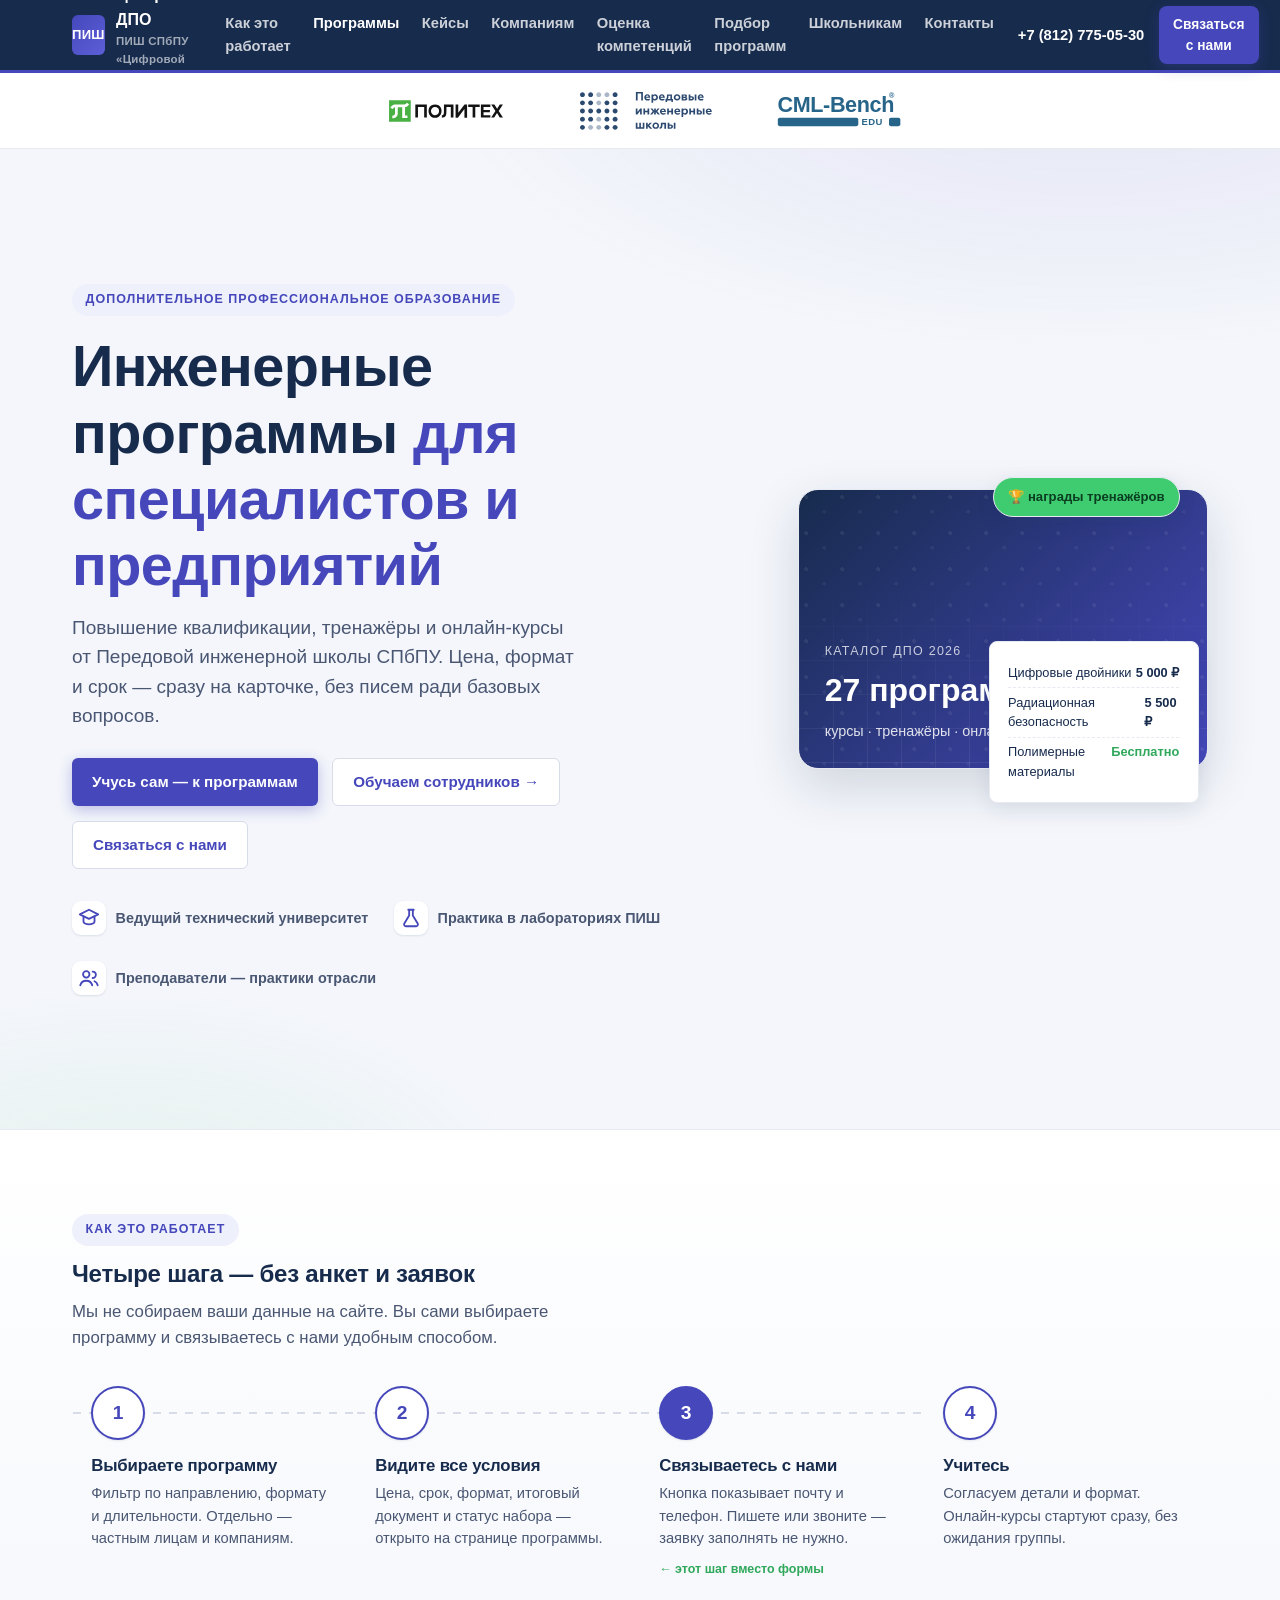
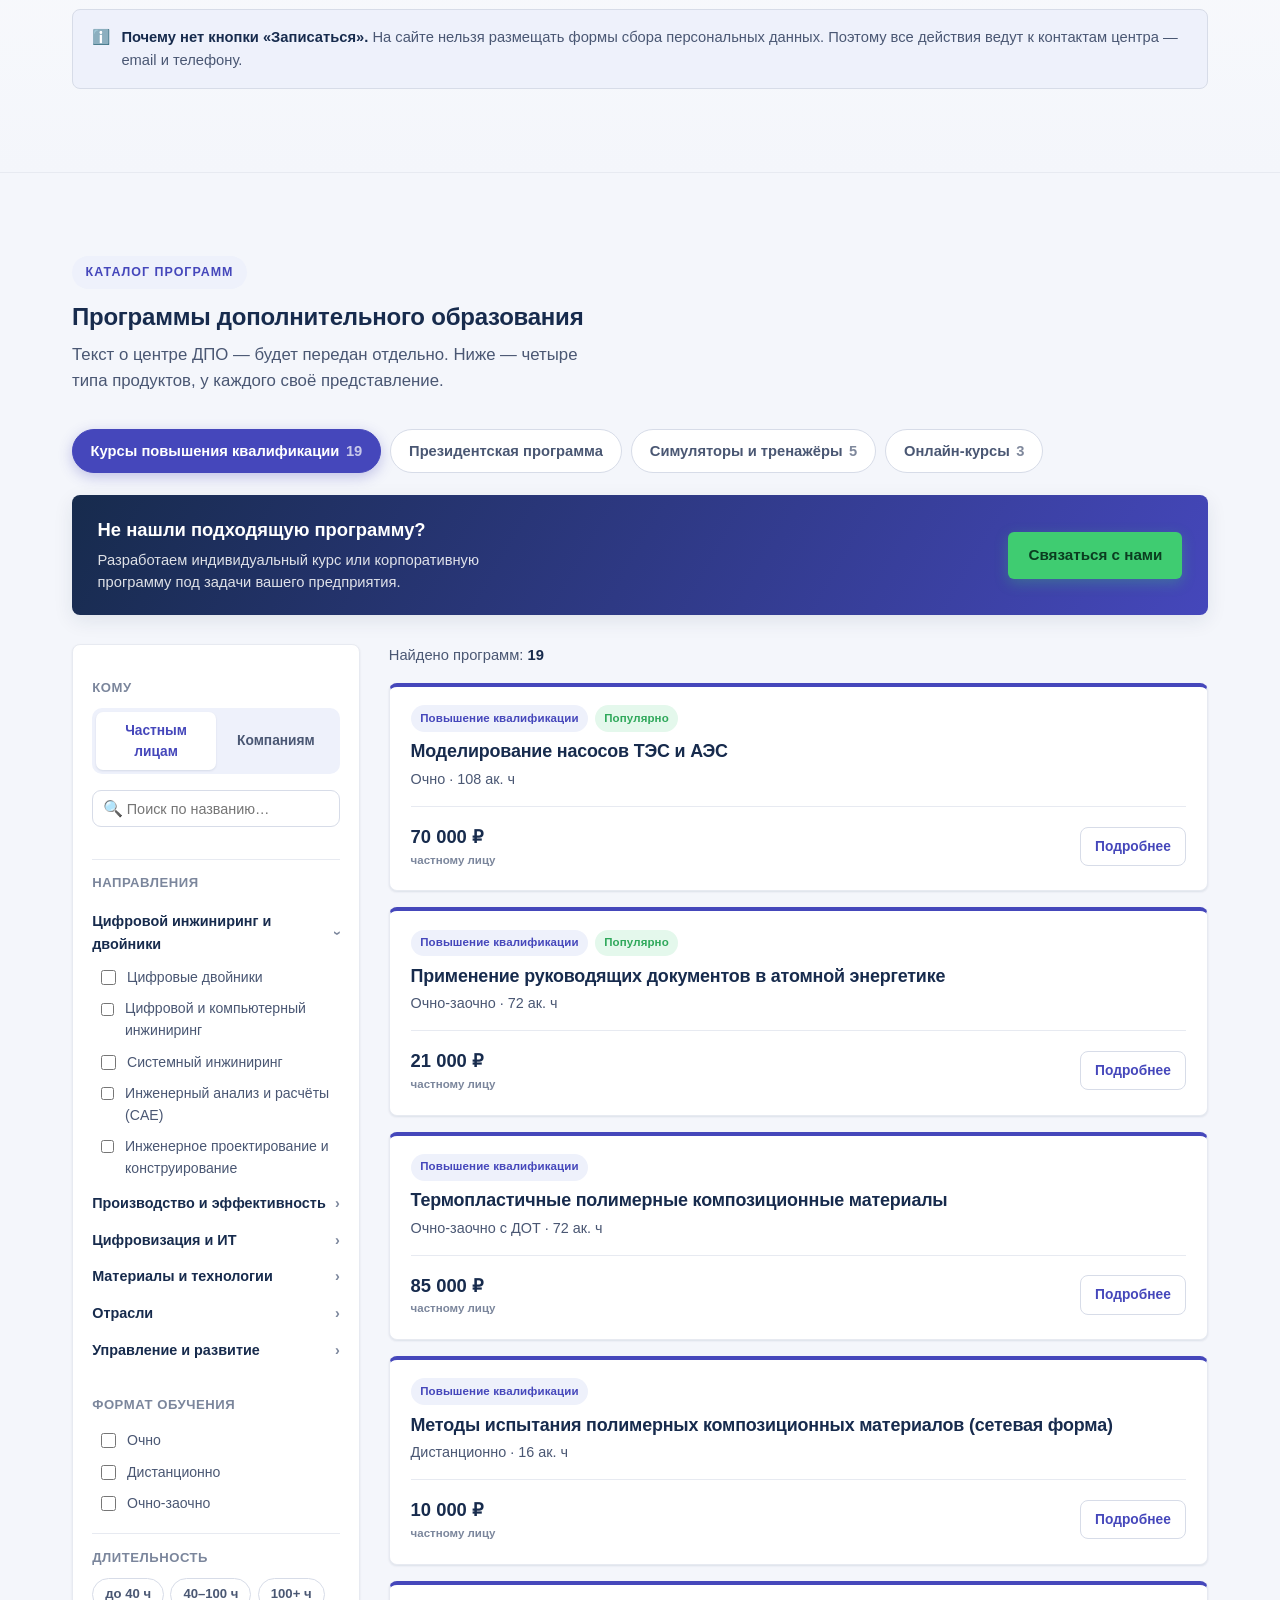
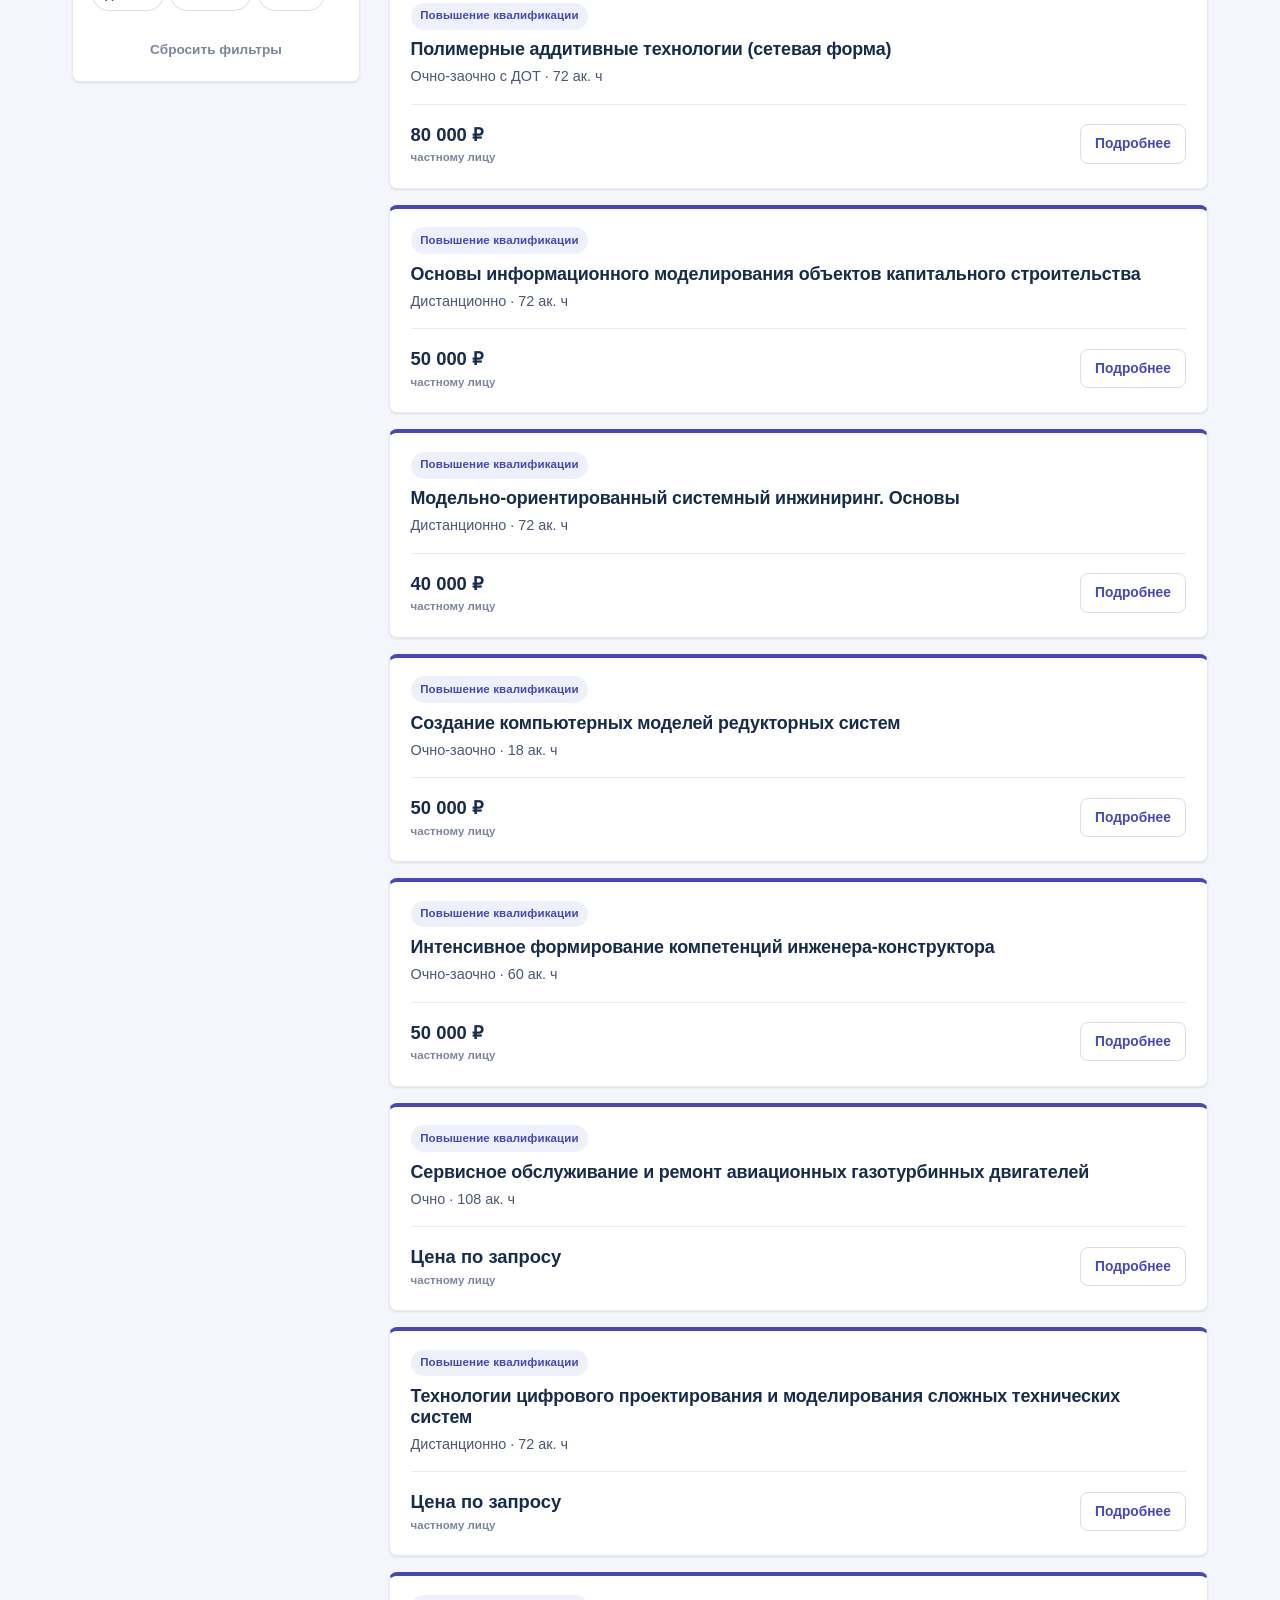
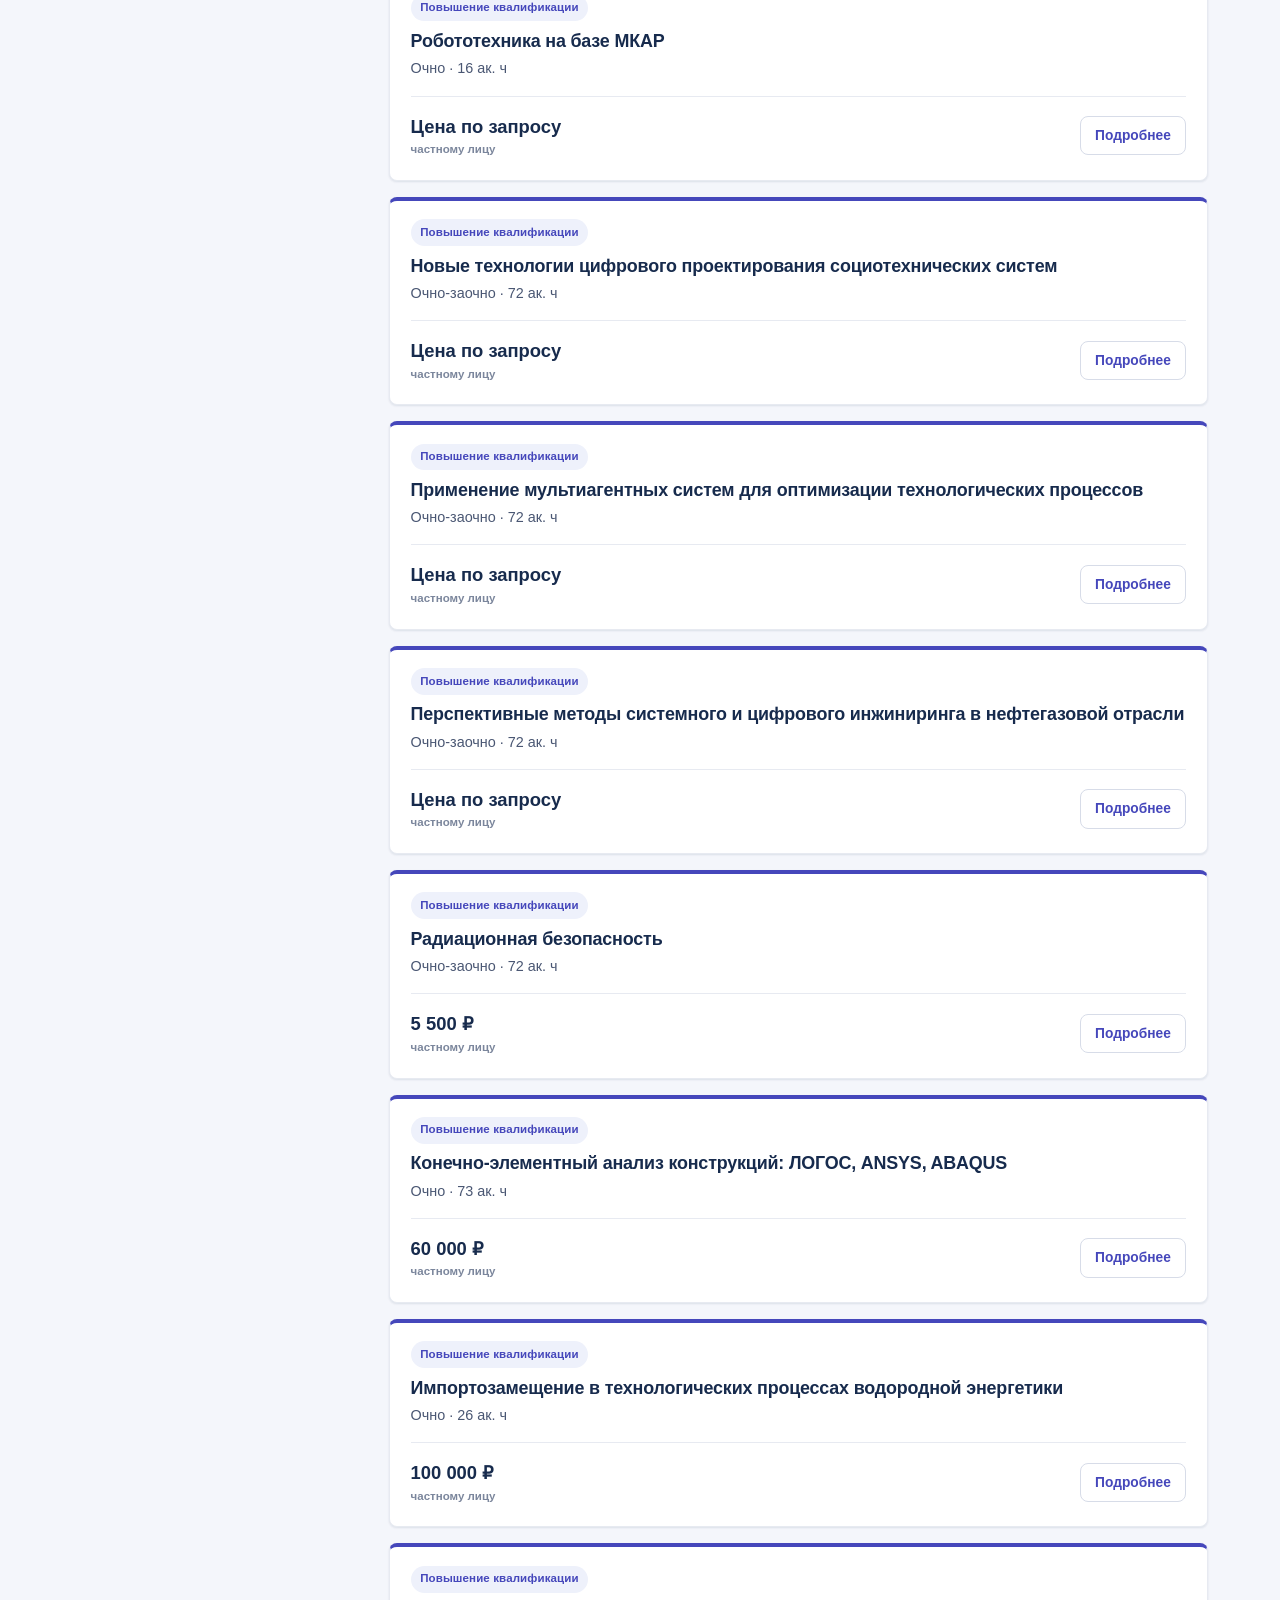
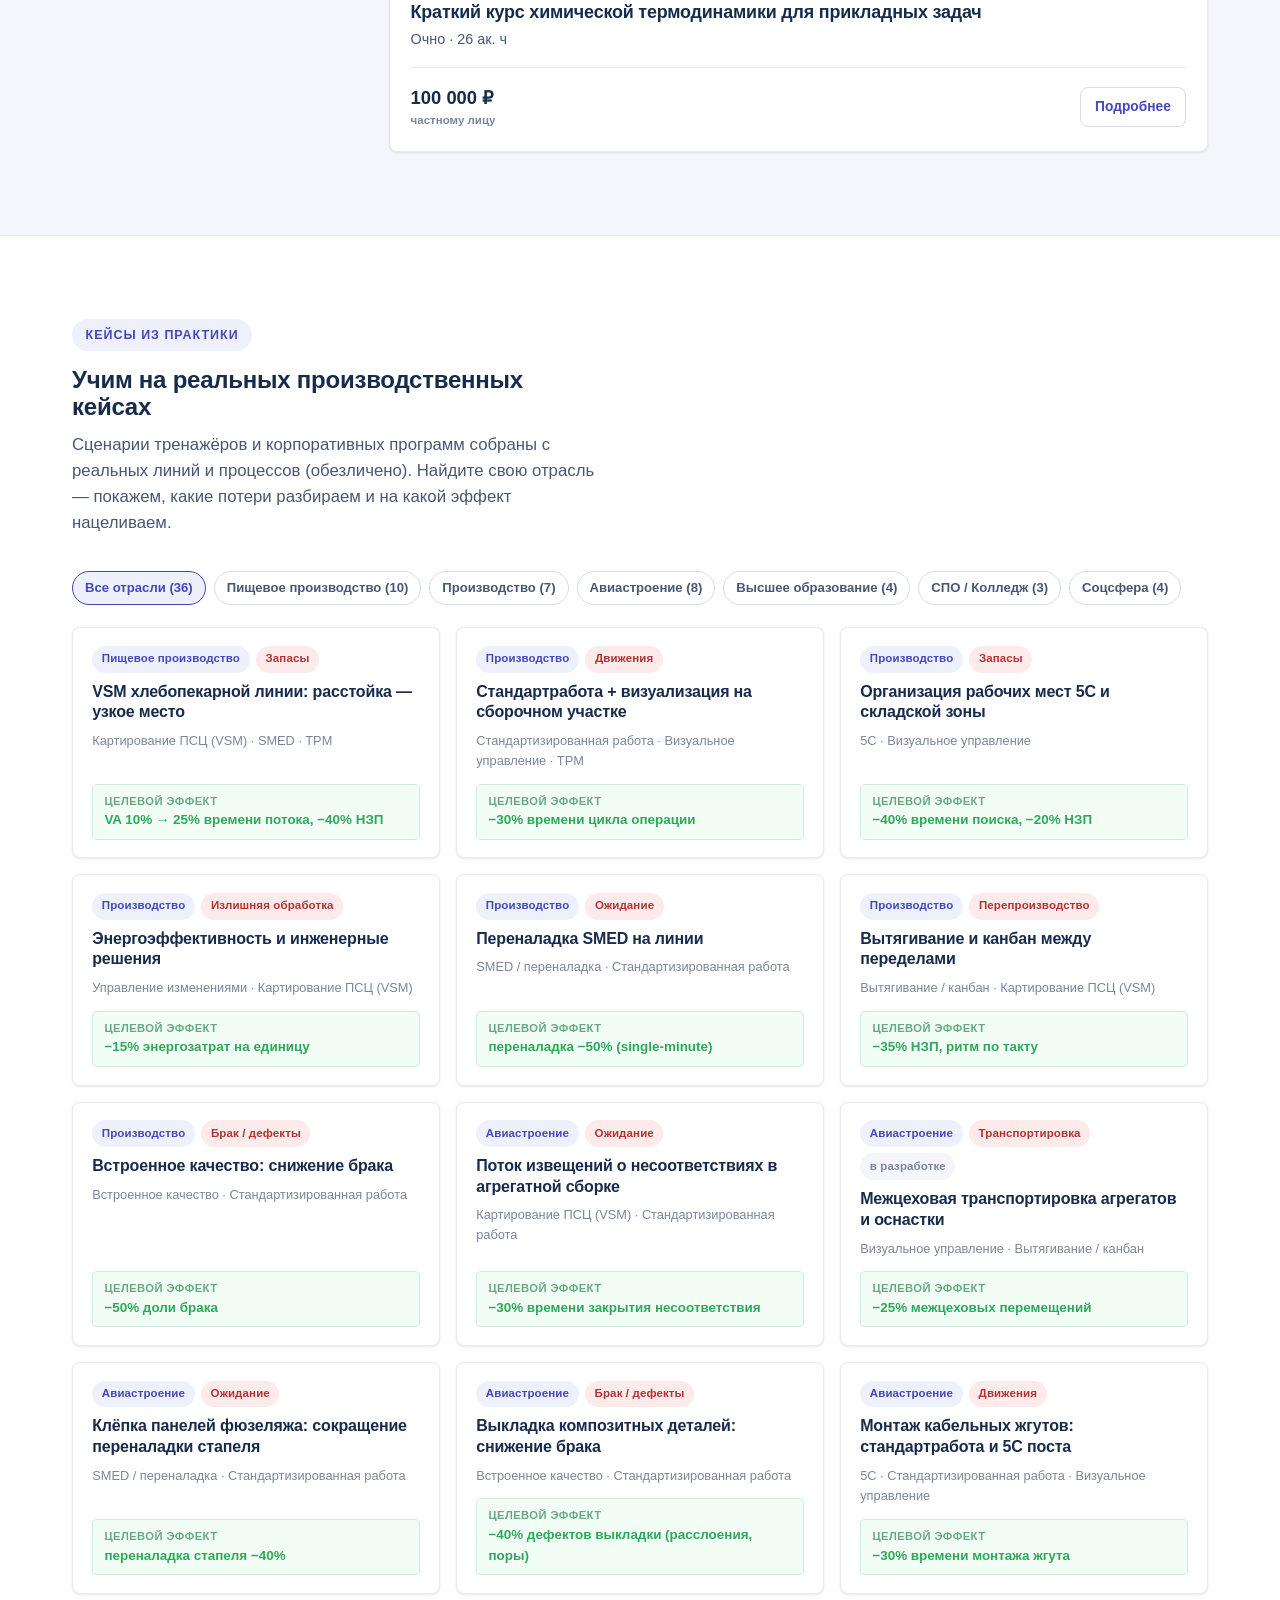
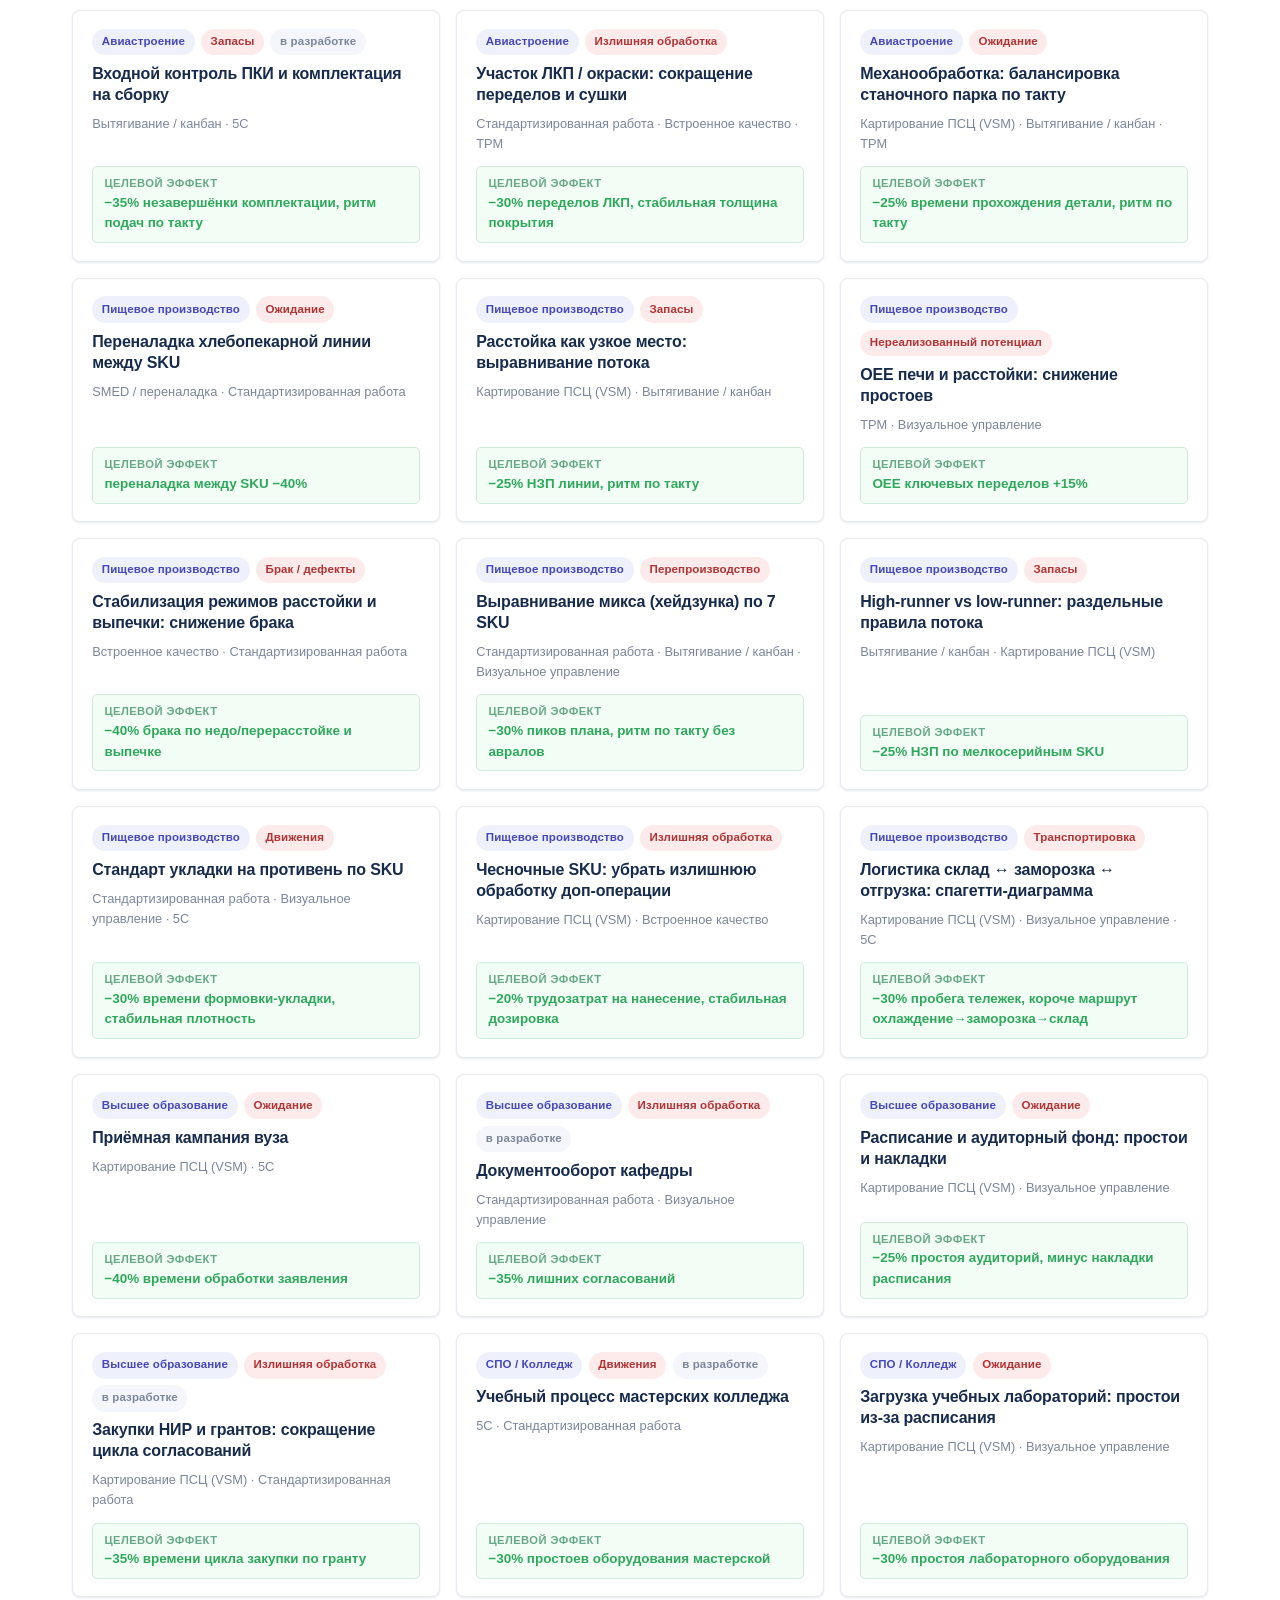
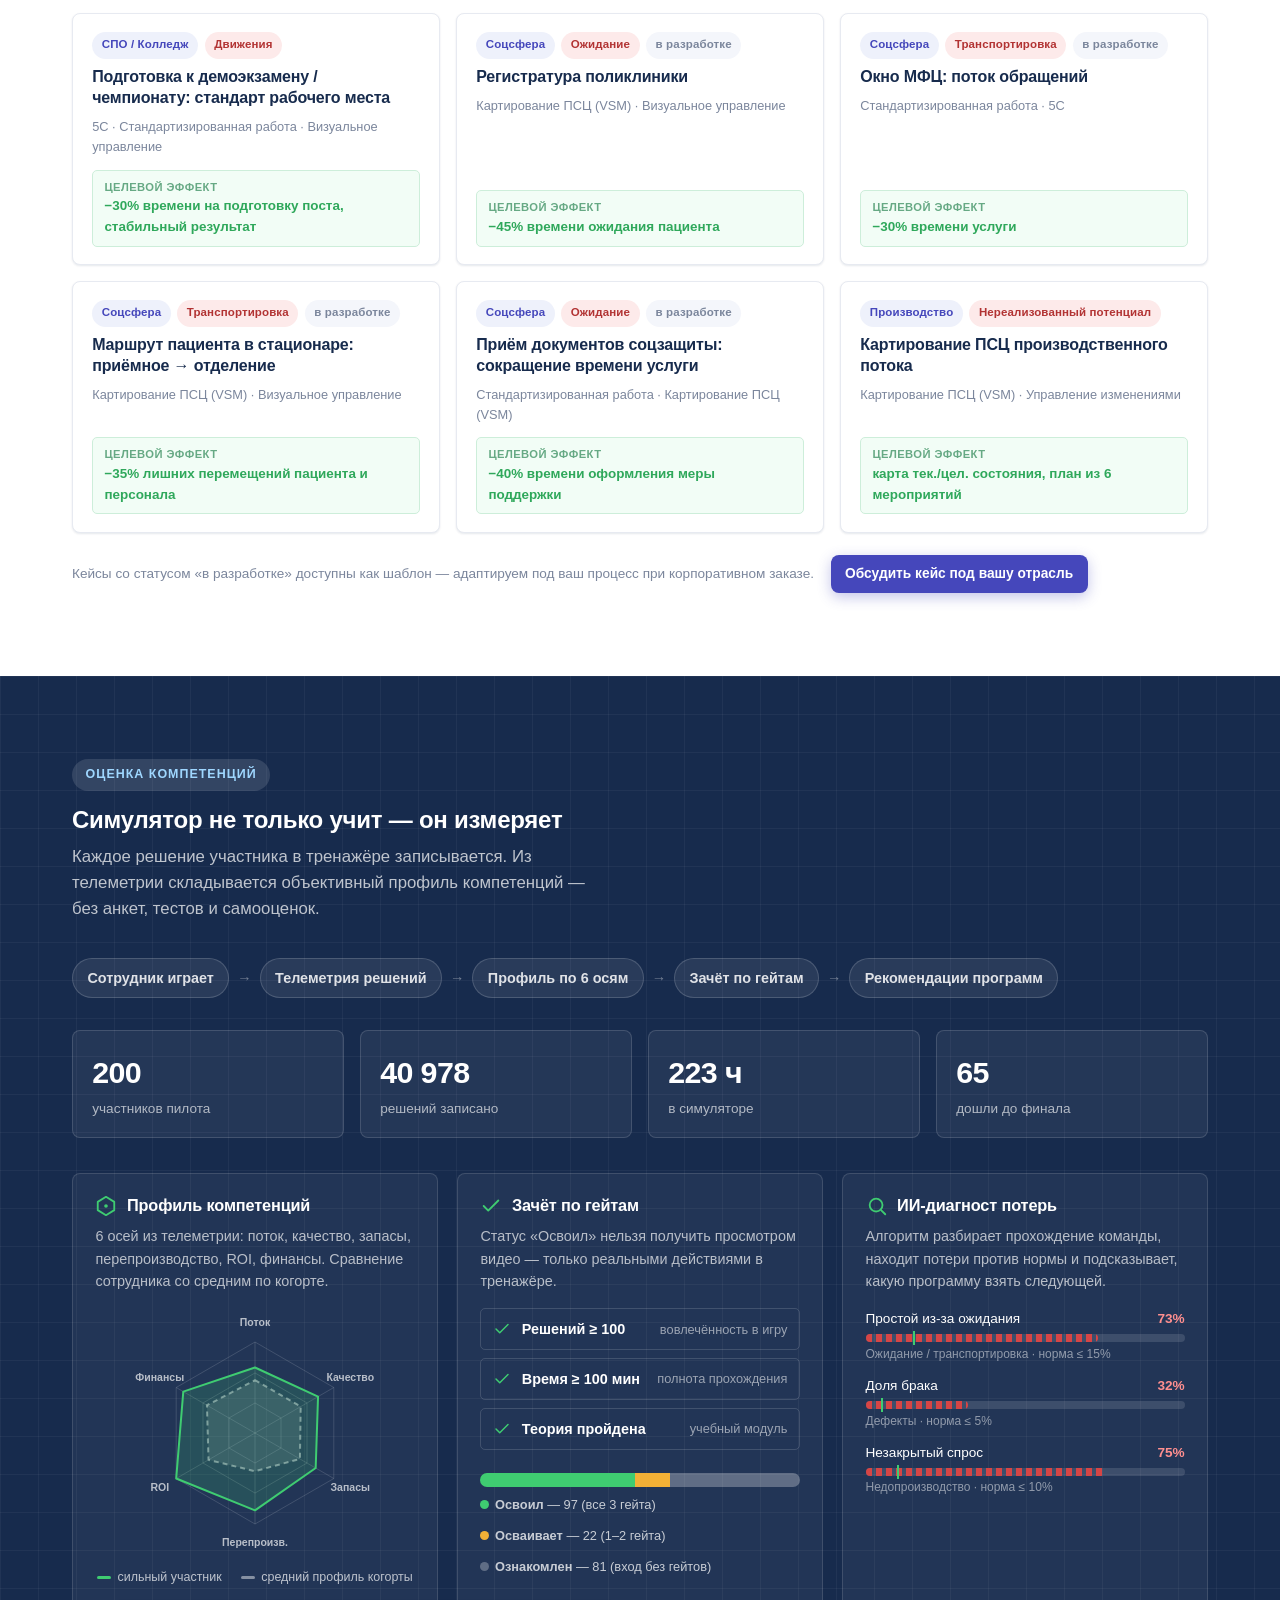
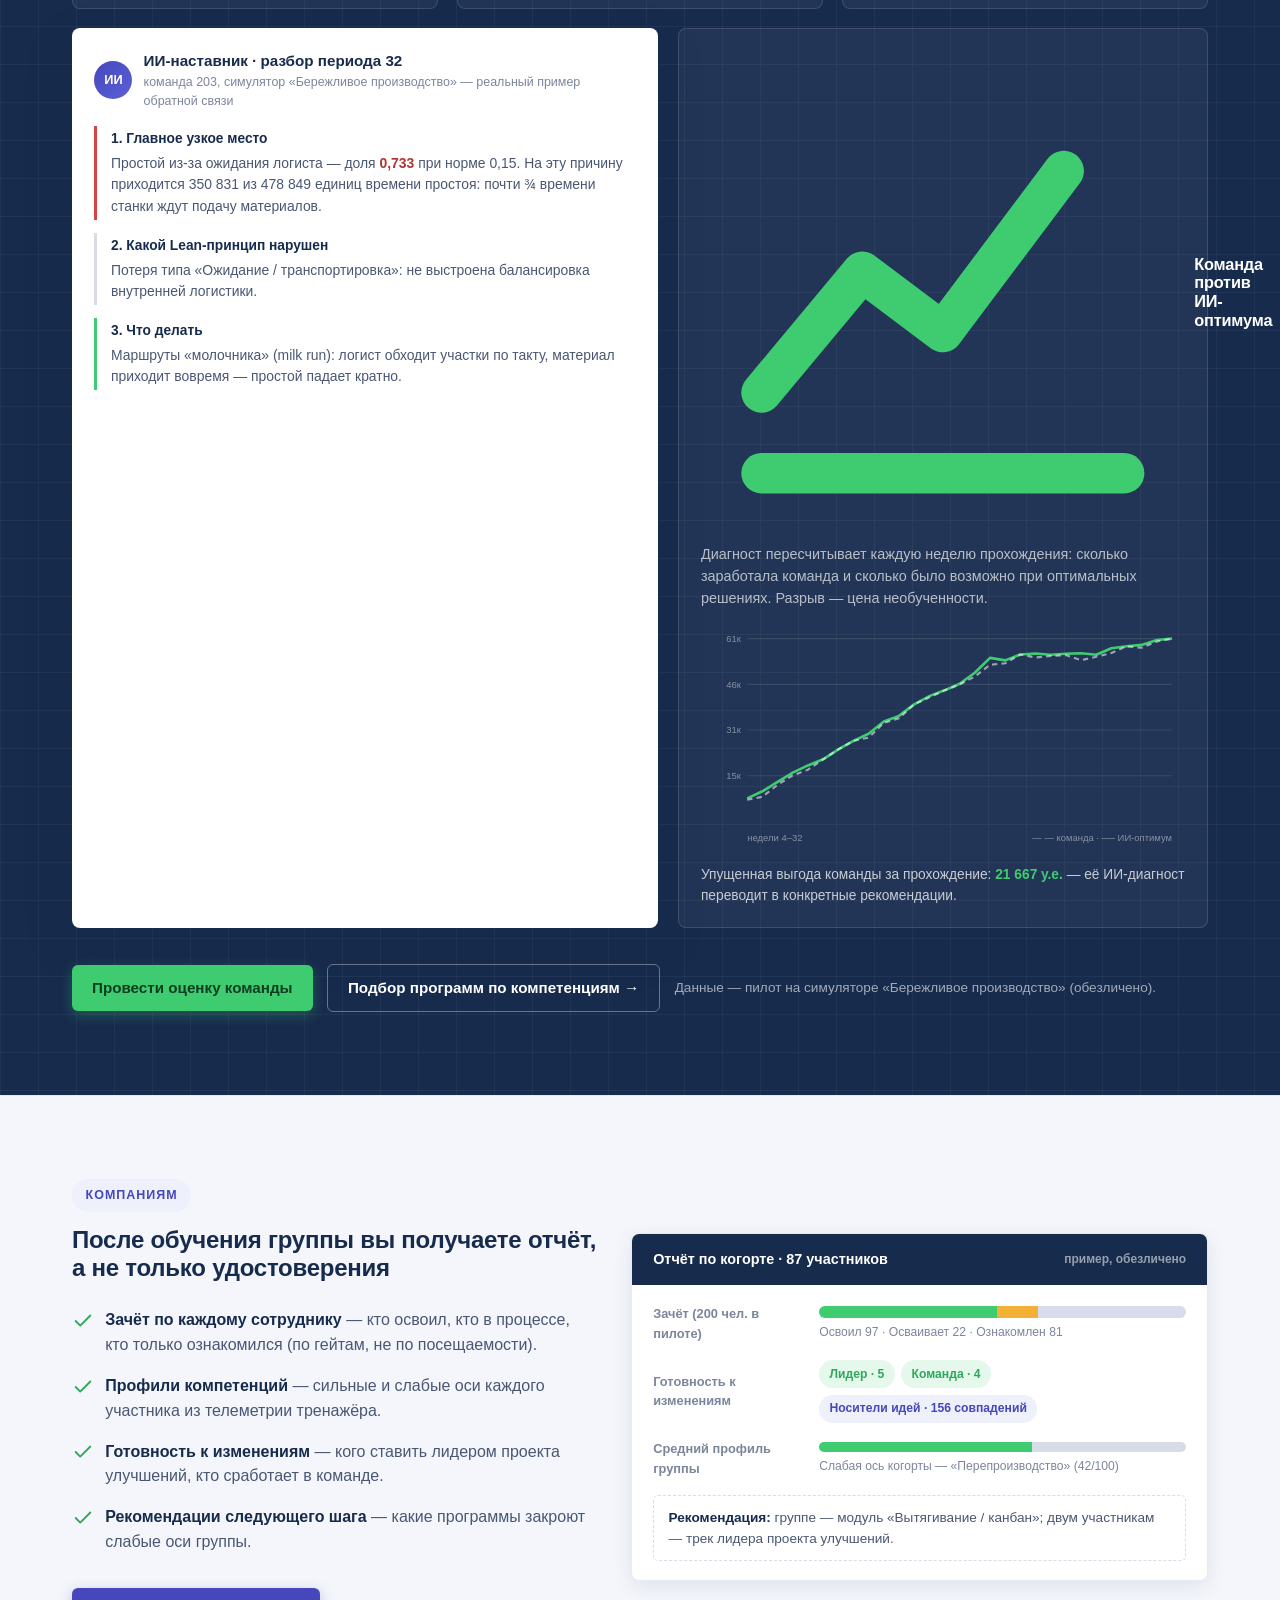
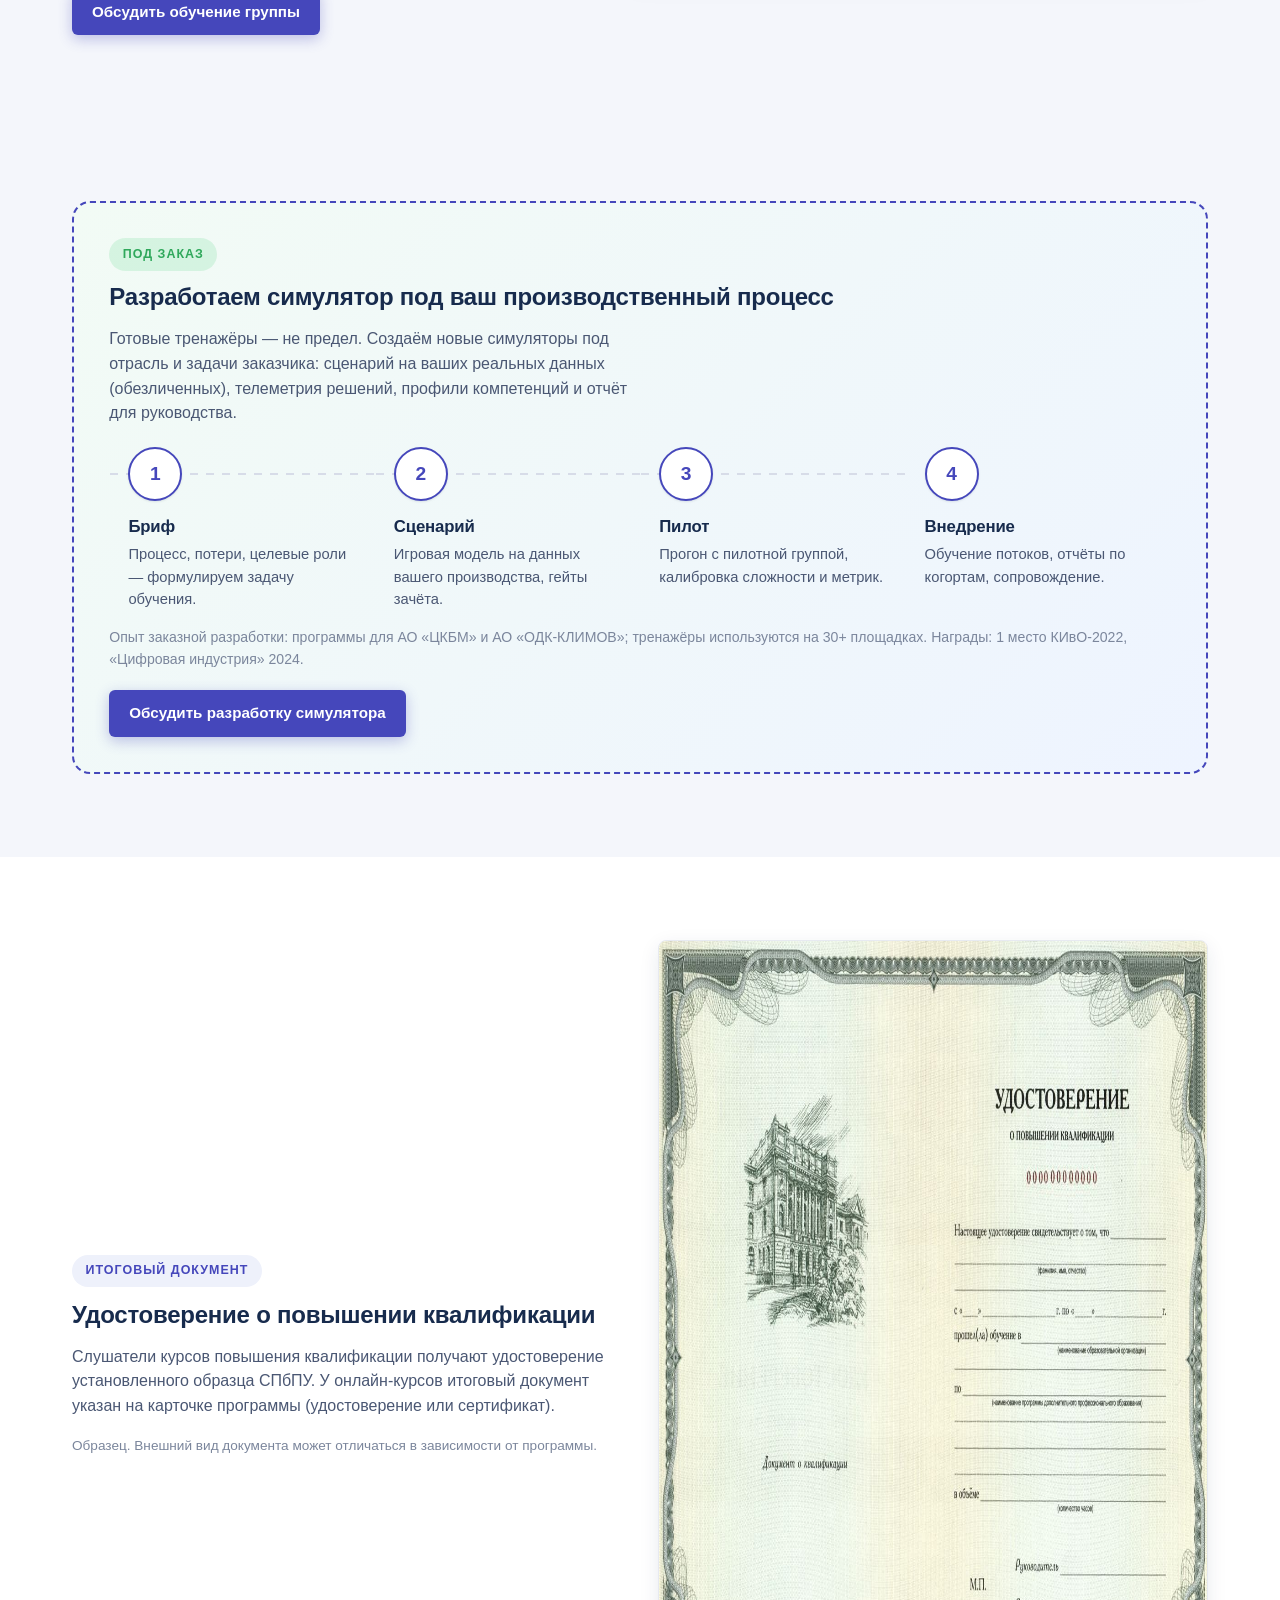
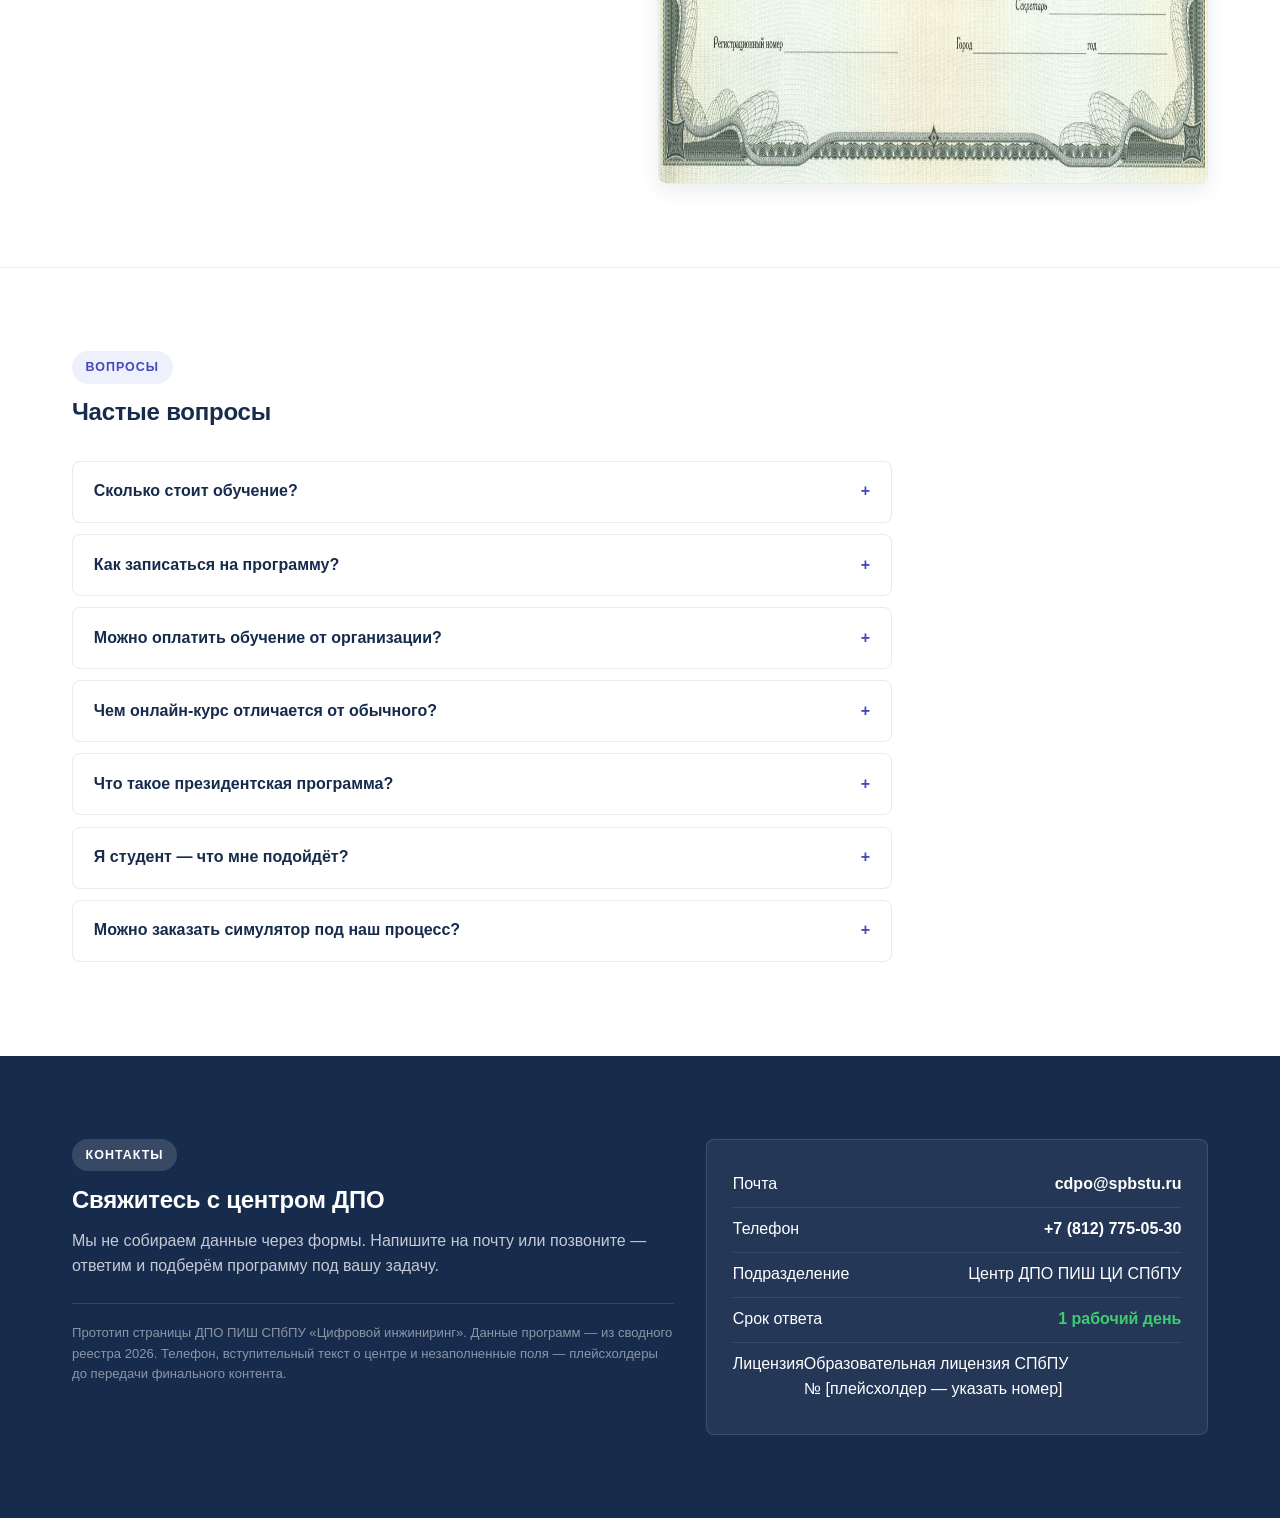
<file: index.html>
<!DOCTYPE html>
<html lang="ru">
<head>
  <meta charset="UTF-8">
  <meta name="viewport" content="width=device-width, initial-scale=1.0">
  <title>Дополнительное профессиональное образование — ПИШ СПбПУ «Цифровой инжиниринг»</title>
  <meta name="description" content="Каталог программ ДПО ПИШ СПбПУ: курсы повышения квалификации, президентская программа, симуляторы и тренажёры, онлайн-курсы.">
  <!-- Демо-прототип: не индексировать. СНЯТЬ noindex при переносе на боевой домен. -->
  <meta name="robots" content="noindex, nofollow">
  <link rel="canonical" href="https://mupamuc.github.io/dpo-pish-demo/">
  <link rel="icon" type="image/svg+xml" href="assets/favicon.svg">
  <meta name="theme-color" content="#172B4D">
  <meta property="og:type" content="website">
  <meta property="og:title" content="Дополнительное профессиональное образование — ПИШ СПбПУ «Цифровой инжиниринг»">
  <meta property="og:description" content="27 программ ДПО: курсы повышения квалификации, симуляторы и тренажёры, онлайн-курсы. Цена, формат и срок — сразу на карточке.">
  <meta property="og:url" content="https://mupamuc.github.io/dpo-pish-demo/">
  <meta property="og:locale" content="ru_RU">
  <meta name="twitter:card" content="summary">
  <link rel="stylesheet" href="styles.css">
  <script type="application/ld+json">
  {
    "@context": "https://schema.org",
    "@type": "EducationalOrganization",
    "name": "Центр ДПО ПИШ СПбПУ «Цифровой инжиниринг»",
    "url": "https://mupamuc.github.io/dpo-pish-demo/",
    "email": "cdpo@spbstu.ru",
    "telephone": "+7 (812) 775-05-30",
    "parentOrganization": {
      "@type": "CollegeOrUniversity",
      "name": "Санкт-Петербургский политехнический университет Петра Великого",
      "url": "https://www.spbstu.ru/"
    },
    "sameAs": ["https://pish.spbstu.ru/"]
  }
  </script>
  <script type="application/ld+json">
  {
    "@context": "https://schema.org",
    "@type": "FAQPage",
    "mainEntity": [
      {"@type": "Question", "name": "Сколько стоит обучение?", "acceptedAnswer": {"@type": "Answer", "text": "Стоимость указана на карточке каждой программы — отдельно для частного лица и для компании (группа от 8 человек). Часть онлайн-курсов бесплатна."}},
      {"@type": "Question", "name": "Как записаться на программу?", "acceptedAnswer": {"@type": "Answer", "text": "На сайте нет формы записи. Нажмите «Связаться с нами» на нужной программе — откроются почта и телефон центра ДПО. Напишите или позвоните, и мы согласуем участие."}},
      {"@type": "Question", "name": "Можно оплатить обучение от организации?", "acceptedAnswer": {"@type": "Answer", "text": "Да. У большинства программ есть пометка «Можно оплатить от организации», а также отдельная цена для компаний при группе от 8 человек."}},
      {"@type": "Question", "name": "Чем онлайн-курс отличается от обычного?", "acceptedAnswer": {"@type": "Answer", "text": "Онлайн-курс проходят самостоятельно, он стартует сразу — без ожидания набора группы. Обычные курсы идут потоками."}},
      {"@type": "Question", "name": "Что такое президентская программа?", "acceptedAnswer": {"@type": "Answer", "text": "Программа подготовки управленческих кадров: 550 часов, конкурсный отбор, ежегодный набор. Государство компенсирует 2/3 стоимости, стажировка включена."}}
    ]
  }
  </script>
</head>
<body>
  <!-- ── Header ── -->
  <header class="site-header">
    <div class="wrap">
      <a class="brand" href="#top">
        <span class="logo">ПИШ</span>
        <span>Центр ДПО<small>ПИШ СПбПУ «Цифровой инжиниринг»</small></span>
      </a>
      <nav class="nav">
        <a href="#how">Как это работает</a>
        <a href="#catalog" class="active">Программы</a>
        <a href="#cases">Кейсы</a>
        <a href="#report">Компаниям</a>
        <a href="#assessment">Оценка компетенций</a>
        <a href="competencies.html">Подбор программ</a>
        <a href="proforientation.html">Школьникам</a>
        <a href="#contacts">Контакты</a>
      </nav>
      <div class="header-cta">
        <span class="header-phone">+7 (812) 775-05-30</span>
        <button class="btn btn-primary btn-sm" onclick="openContacts('шапка сайта')">Связаться с нами</button>
      </div>
    </div>
  </header>

  <!-- ── Partner logos ── -->
  <div class="partner-strip" aria-label="Организаторы">
    <div class="wrap">
      <img class="lg-spbstu" src="assets/logo-spbstu.svg" alt="СПбПУ — Санкт-Петербургский политехнический университет Петра Великого">
      <img class="lg-pish" src="assets/logo-pish-dark.svg" alt="ПИШ СПбПУ «Цифровой инжиниринг»">
      <img class="lg-cml" src="assets/logo-cmlbench-edu.svg" alt="CML-Bench EDU">
    </div>
  </div>

  <main id="top">
    <!-- ── Hero ── -->
    <section class="hero">
      <div class="wrap">
        <div class="hero-text">
          <span class="eyebrow">Дополнительное профессиональное образование</span>
          <h1>Инженерные программы <span class="accent">для специалистов и предприятий</span></h1>
          <p class="lead">Повышение квалификации, тренажёры и онлайн-курсы от Передовой инженерной школы СПбПУ. Цена, формат и срок — сразу на карточке, без писем ради базовых вопросов.</p>
          <div class="hero-actions">
            <a class="btn btn-primary" href="#catalog">Учусь сам — к программам</a>
            <a class="btn btn-ghost" href="#report">Обучаем сотрудников →</a>
            <button class="btn btn-ghost" onclick="openContacts('hero')">Связаться с нами</button>
          </div>
          <div class="hero-trust">
            <div class="t"><span class="ic"><svg class="li" viewBox="0 0 24 24"><path d="m12 3 10 5-10 5L2 8l10-5Z"/><path d="M6 10.5V16c0 1.5 2.7 3 6 3s6-1.5 6-3v-5.5"/></svg></span> Ведущий технический университет</div>
            <div class="t"><span class="ic"><svg class="li" viewBox="0 0 24 24"><path d="M9 3h6M10 3v6.2L4.7 18a2 2 0 0 0 1.8 3h11a2 2 0 0 0 1.8-3L14 9.2V3"/></svg></span> Практика в лабораториях ПИШ</div>
            <div class="t"><span class="ic"><svg class="li" viewBox="0 0 24 24"><circle cx="9" cy="8" r="3.5"/><path d="M2.5 20c.8-3.2 3.4-5 6.5-5s5.7 1.8 6.5 5M16 5a3.5 3.5 0 0 1 0 7M21.5 20c-.5-2.1-1.8-3.7-3.5-4.5"/></svg></span> Преподаватели — практики отрасли</div>
          </div>
        </div>
        <div class="hero-visual" aria-hidden="true">
          <div class="hv-card hv-main">
            <span class="grid-lines"></span>
            <span class="kicker">Каталог ДПО 2026</span>
            <span class="big">27 программ</span>
            <span class="sub">курсы · тренажёры · онлайн · президентская</span>
          </div>
          <div class="hv-card hv-badge">🏆 награды тренажёров</div>
          <div class="hv-card hv-mini">
            <div class="row"><span>Цифровые двойники</span><b>5 000 ₽</b></div>
            <div class="row"><span>Радиационная безопасность</span><b>5 500 ₽</b></div>
            <div class="row"><span>Полимерные материалы</span><span class="g">Бесплатно</span></div>
          </div>
        </div>
      </div>
    </section>

    <!-- ── How it works chain ── -->
    <section class="how" id="how">
      <div class="wrap">
        <div class="section-head">
          <span class="eyebrow">Как это работает</span>
          <h2>Четыре шага — без анкет и заявок</h2>
          <p>Мы не собираем ваши данные на сайте. Вы сами выбираете программу и связываетесь с нами удобным способом.</p>
        </div>
        <div class="chain">
          <div class="step">
            <div class="num">1</div>
            <h4>Выбираете программу</h4>
            <p>Фильтр по направлению, формату и длительности. Отдельно — частным лицам и компаниям.</p>
          </div>
          <div class="step">
            <div class="num">2</div>
            <h4>Видите все условия</h4>
            <p>Цена, срок, формат, итоговый документ и статус набора — открыто на странице программы.</p>
          </div>
          <div class="step accent">
            <div class="num">3</div>
            <h4>Связываетесь с нами</h4>
            <p>Кнопка показывает почту и телефон. Пишете или звоните — заявку заполнять не нужно.</p>
            <span class="tag">← этот шаг вместо формы</span>
          </div>
          <div class="step">
            <div class="num">4</div>
            <h4>Учитесь</h4>
            <p>Согласуем детали и формат. Онлайн-курсы стартуют сразу, без ожидания группы.</p>
          </div>
        </div>
        <div class="how-note">
          <span>ℹ️</span>
          <span><b>Почему нет кнопки «Записаться».</b> На сайте нельзя размещать формы сбора персональных данных. Поэтому все действия ведут к контактам центра — email и телефону.</span>
        </div>
      </div>
    </section>

    <!-- ── Catalog ── -->
    <section class="catalog" id="catalog">
      <div class="wrap">
        <div class="catalog-main">
          <div class="section-head" id="catalogHead">
            <span class="eyebrow">Каталог программ</span>
            <h2>Программы дополнительного образования</h2>
            <p>Текст о центре ДПО — будет передан отдельно. Ниже — четыре типа продуктов, у каждого своё представление.</p>
          </div>

          <!-- product-type tabs -->
          <div class="tabs" role="tablist" aria-label="Типы программ">
            <button class="tab" id="tabCourse" role="tab" data-tab="course" aria-selected="true">Курсы повышения квалификации <span class="cnt"></span></button>
            <button class="tab" role="tab" data-tab="president" aria-selected="false">Президентская программа</button>
            <button class="tab" id="tabSim" role="tab" data-tab="simulator" aria-selected="false">Симуляторы и тренажёры <span class="cnt"></span></button>
            <button class="tab" id="tabOnline" role="tab" data-tab="online" aria-selected="false">Онлайн-курсы <span class="cnt"></span></button>
          </div>

          <!-- custom-development banner -->
          <div class="custom-banner" id="customBanner">
            <div>
              <div class="cb-t">Не нашли подходящую программу?</div>
              <p>Разработаем индивидуальный курс или корпоративную программу под задачи вашего предприятия.</p>
            </div>
            <button class="btn btn-green" onclick="openContacts('баннер: разработка под заказчика')">Связаться с нами</button>
          </div>

          <!-- president flagship (shown only on that tab) -->
          <div id="presidentBlock" style="display:none"></div>

          <!-- catalog grid: sidebar + results -->
          <div class="catalog-grid" id="catalogGrid">
            <aside class="sidebar" id="sidebar" aria-label="Фильтр программ">
              <button class="btn btn-ghost btn-sm sidebar-close" id="sidebarClose">Закрыть ✕</button>

              <div class="filter-group">
                <div class="fg-title">Кому</div>
                <div class="aud-switch">
                  <button data-aud="private" aria-pressed="true">Частным лицам</button>
                  <button data-aud="company" aria-pressed="false">Компаниям</button>
                </div>
                <div class="search-box">
                  <span class="si">🔍</span>
                  <input type="search" id="searchInput" placeholder="Поиск по названию…" aria-label="Поиск программ">
                </div>
              </div>

              <div class="filter-group">
                <div class="fg-title">Направления</div>
                <div id="dirGroups"></div>
              </div>

              <div id="formatDurationGroups">
                <div class="filter-group">
                  <div class="fg-title">Формат обучения</div>
                  <label class="check"><input type="checkbox" data-kind="format" value="Очно">Очно</label>
                  <label class="check"><input type="checkbox" data-kind="format" value="Дистанционно">Дистанционно</label>
                  <label class="check"><input type="checkbox" data-kind="format" value="Очно-заочно">Очно-заочно</label>
                </div>
                <div class="filter-group">
                  <div class="fg-title">Длительность</div>
                  <div class="chips">
                    <button class="chip" data-kind="dur" data-val="<=40" aria-pressed="false">до 40 ч</button>
                    <button class="chip" data-kind="dur" data-val="40-100" aria-pressed="false">40–100 ч</button>
                    <button class="chip" data-kind="dur" data-val="100+" aria-pressed="false">100+ ч</button>
                  </div>
                </div>
              </div>

              <div class="filter-group" id="freeOnlyGroup" style="display:none">
                <label class="check"><input type="checkbox" id="freeOnly">Только бесплатные</label>
              </div>

              <button class="filter-reset" id="filterReset">Сбросить фильтры</button>
            </aside>

            <div id="results">
              <div class="results-bar">
                <div class="count" id="resultCount"></div>
                <button class="btn btn-ghost btn-sm mobile-filter-btn" id="mobileFilterBtn">🎚 Фильтры</button>
              </div>
              <div class="cards" id="cards"></div>
            </div>
          </div>
        </div>

        <!-- program detail view (SPA-style swap) -->
        <div class="detail" id="detail"></div>
      </div>
    </section>

    <!-- ── Кейсы ── -->
    <section class="cases" id="cases">
      <div class="wrap">
        <div class="section-head">
          <span class="eyebrow">Кейсы из практики</span>
          <h2>Учим на реальных производственных кейсах</h2>
          <p>Сценарии тренажёров и корпоративных программ собраны с реальных линий и процессов (обезличено). Найдите свою отрасль — покажем, какие потери разбираем и на какой эффект нацеливаем.</p>
        </div>
        <div class="case-filters" id="caseFilters"></div>
        <div class="case-cards" id="caseCards"></div>
        <div class="cases-note">Кейсы со статусом «в разработке» доступны как шаблон — адаптируем под ваш процесс при корпоративном заказе.
          <button class="btn btn-primary btn-sm" style="margin-left:.8rem" onclick="openContacts('кейс под нашу отрасль')">Обсудить кейс под вашу отрасль</button>
        </div>
      </div>
    </section>

    <!-- ── Оценка через симуляторы ── -->
    <section class="assess" id="assessment">
      <div class="wrap">
        <div class="section-head">
          <span class="eyebrow">Оценка компетенций</span>
          <h2>Симулятор не только учит — он измеряет</h2>
          <p>Каждое решение участника в тренажёре записывается. Из телеметрии складывается объективный профиль компетенций — без анкет, тестов и самооценок.</p>
        </div>

        <div class="assess-flow" aria-label="Как устроена оценка">
          <span class="f-step">Сотрудник играет</span><span class="f-arr">→</span>
          <span class="f-step">Телеметрия решений</span><span class="f-arr">→</span>
          <span class="f-step">Профиль по 6 осям</span><span class="f-arr">→</span>
          <span class="f-step">Зачёт по гейтам</span><span class="f-arr">→</span>
          <span class="f-step">Рекомендации программ</span>
        </div>

        <div class="assess-kpis" id="assessKpis"></div>

        <div class="assess-grid">
          <div class="assess-card">
            <h4><svg class="li" viewBox="0 0 24 24"><polygon points="12 2 21 7.5 21 16.5 12 22 3 16.5 3 7.5"/><circle cx="12" cy="12" r="1"/></svg>Профиль компетенций</h4>
            <p>6 осей из телеметрии: поток, качество, запасы, перепроизводство, ROI, финансы. Сравнение сотрудника со средним по когорте.</p>
            <div class="radar-wrap" id="radarWrap"></div>
            <div class="radar-legend">
              <span class="k"><span class="sw" style="background:#3FCC71"></span>сильный участник</span>
              <span class="k"><span class="sw" style="background:rgba(255,255,255,.45)"></span>средний профиль когорты</span>
            </div>
          </div>

          <div class="assess-card">
            <h4><svg class="li" viewBox="0 0 24 24"><path d="M20 6 9 17l-5-5"/></svg>Зачёт по гейтам</h4>
            <p>Статус «Освоил» нельзя получить просмотром видео — только реальными действиями в тренажёре.</p>
            <div id="gatesList"></div>
            <div class="status-bar" id="statusBar" role="img" aria-label="Распределение статусов"></div>
            <div class="status-legend" id="statusLegend"></div>
          </div>

          <div class="assess-card">
            <h4><svg class="li" viewBox="0 0 24 24"><circle cx="11" cy="11" r="7"/><path d="m21 21-4.3-4.3"/></svg>ИИ-диагност потерь</h4>
            <p>Алгоритм разбирает прохождение команды, находит потери против нормы и подсказывает, какую программу взять следующей.</p>
            <div id="lossList"></div>
          </div>
        </div>

        <div class="assess-extra">
          <div class="mentor-card">
            <div class="m-head">
              <div class="m-ava">ИИ</div>
              <div>
                <div class="m-who">ИИ-наставник · разбор периода 32</div>
                <div class="m-sub">команда 203, симулятор «Бережливое производство» — реальный пример обратной связи</div>
              </div>
            </div>
            <div class="m-block warn">
              <div class="t">1. Главное узкое место</div>
              <p>Простой из-за ожидания логиста — доля <span class="m-num">0,733</span> при норме 0,15. На эту причину приходится 350 831 из 478 849 единиц времени простоя: почти ¾ времени станки ждут подачу материалов.</p>
            </div>
            <div class="m-block">
              <div class="t">2. Какой Lean-принцип нарушен</div>
              <p>Потеря типа «Ожидание / транспортировка»: не выстроена балансировка внутренней логистики.</p>
            </div>
            <div class="m-block ok">
              <div class="t">3. Что делать</div>
              <p>Маршруты «молочника» (milk run): логист обходит участки по такту, материал приходит вовремя — простой падает кратно.</p>
            </div>
          </div>
          <div class="assess-card traj-card">
            <h4><svg class="li" viewBox="0 0 24 24"><path d="M3 17l5-6 4 3 6-8"/><path d="M3 21h18"/></svg>Команда против ИИ-оптимума</h4>
            <p>Диагност пересчитывает каждую неделю прохождения: сколько заработала команда и сколько было возможно при оптимальных решениях. Разрыв — цена необученности.</p>
            <div id="trajChart"></div>
            <div class="traj-sum" id="trajSum"></div>
          </div>
        </div>

        <div class="assess-cta">
          <button class="btn btn-green" onclick="openContacts('оценка команды через симулятор')">Провести оценку команды</button>
          <a class="btn btn-ghost" href="competencies.html" style="background:transparent;color:#fff;border-color:rgba(255,255,255,.35)">Подбор программ по компетенциям →</a>
          <span class="note">Данные — пилот на симуляторе «Бережливое производство» (обезличено).</span>
        </div>
      </div>
    </section>

    <!-- ── Отчёт для компании ── -->
    <section class="report" id="report">
      <div class="wrap">
        <div class="report-grid">
          <div>
            <span class="eyebrow">Компаниям</span>
            <h2 style="margin-top:.9rem">После обучения группы вы получаете отчёт, а не только удостоверения</h2>
            <ul class="report-points">
              <li><svg class="li" viewBox="0 0 24 24"><path d="M20 6 9 17l-5-5"/></svg><span><b>Зачёт по каждому сотруднику</b> — кто освоил, кто в процессе, кто только ознакомился (по гейтам, не по посещаемости).</span></li>
              <li><svg class="li" viewBox="0 0 24 24"><path d="M20 6 9 17l-5-5"/></svg><span><b>Профили компетенций</b> — сильные и слабые оси каждого участника из телеметрии тренажёра.</span></li>
              <li><svg class="li" viewBox="0 0 24 24"><path d="M20 6 9 17l-5-5"/></svg><span><b>Готовность к изменениям</b> — кого ставить лидером проекта улучшений, кто сработает в команде.</span></li>
              <li><svg class="li" viewBox="0 0 24 24"><path d="M20 6 9 17l-5-5"/></svg><span><b>Рекомендации следующего шага</b> — какие программы закроют слабые оси группы.</span></li>
            </ul>
            <button class="btn btn-primary" onclick="openContacts('отчёт по итогам обучения группы')">Обсудить обучение группы</button>
          </div>
          <div class="report-mock" aria-label="Пример отчёта">
            <div class="rm-head">Отчёт по когорте · 87 участников <small>пример, обезличено</small></div>
            <div class="rm-body">
              <div class="rm-row">
                <div class="rl">Зачёт (200 чел. в пилоте)</div>
                <div>
                  <div class="rm-bar"><span class="ok" style="width:48.5%"></span><span class="mid" style="width:11%"></span><span class="low" style="width:40.5%"></span></div>
                  <div style="font-size:.76rem;color:var(--muted);margin-top:.3rem">Освоил 97 · Осваивает 22 · Ознакомлен 81</div>
                </div>
              </div>
              <div class="rm-row">
                <div class="rl">Готовность к изменениям</div>
                <div class="rm-people">
                  <span class="rm-chip lead">Лидер · 5</span>
                  <span class="rm-chip lead">Команда · 4</span>
                  <span class="rm-chip">Носители идей · 156 совпадений</span>
                </div>
              </div>
              <div class="rm-row">
                <div class="rl">Средний профиль группы</div>
                <div>
                  <div class="rm-bar" style="height:10px"><span class="ok" style="width:58%"></span><span class="low" style="width:42%"></span></div>
                  <div style="font-size:.76rem;color:var(--muted);margin-top:.3rem">Слабая ось когорты — «Перепроизводство» (42/100)</div>
                </div>
              </div>
              <div class="rm-recs"><b>Рекомендация:</b> группе — модуль «Вытягивание / канбан»; двум участникам — трек лидера проекта улучшений.</div>
            </div>
          </div>
        </div>
      </div>
    </section>

    <!-- ── Разработка симуляторов под заказ ── -->
    <section id="custom-sim">
      <div class="wrap">
        <div class="shkb" style="border-color:var(--blue)">
          <span class="eyebrow">Под заказ</span>
          <h2>Разработаем симулятор под ваш производственный процесс</h2>
          <p>Готовые тренажёры — не предел. Создаём новые симуляторы под отрасль и задачи заказчика: сценарий на ваших реальных данных (обезличенных), телеметрия решений, профили компетенций и отчёт для руководства.</p>
          <div class="chain" style="margin-top:1.3rem">
            <div class="step"><div class="num">1</div><h4>Бриф</h4><p>Процесс, потери, целевые роли — формулируем задачу обучения.</p></div>
            <div class="step"><div class="num">2</div><h4>Сценарий</h4><p>Игровая модель на данных вашего производства, гейты зачёта.</p></div>
            <div class="step"><div class="num">3</div><h4>Пилот</h4><p>Прогон с пилотной группой, калибровка сложности и метрик.</p></div>
            <div class="step"><div class="num">4</div><h4>Внедрение</h4><p>Обучение потоков, отчёты по когортам, сопровождение.</p></div>
          </div>
          <div class="partners" style="margin-top:1rem">Опыт заказной разработки: программы для АО «ЦКБМ» и АО «ОДК-КЛИМОВ»; тренажёры используются на 30+ площадках. Награды: 1 место КИвО-2022, «Цифровая индустрия» 2024.</div>
          <div style="margin-top:1.2rem">
            <button class="btn btn-primary" onclick="openContacts('разработка симулятора под заказ')">Обсудить разработку симулятора</button>
          </div>
        </div>
      </div>
    </section>

    <!-- ── Удостоверение ── -->
    <section class="cert-strip" id="cert">
      <div class="wrap">
        <div class="cert-grid">
          <div>
            <span class="eyebrow">Итоговый документ</span>
            <h2 style="margin-top:.9rem">Удостоверение о повышении квалификации</h2>
            <p style="color:var(--ink-2)">Слушатели курсов повышения квалификации получают удостоверение установленного образца СПбПУ. У онлайн-курсов итоговый документ указан на карточке программы (удостоверение или сертификат).</p>
            <p class="cert-note">Образец. Внешний вид документа может отличаться в зависимости от программы.</p>
          </div>
          <div class="cert-img"><img src="assets/udostoverenie.jpg" alt="Образец удостоверения о повышении квалификации СПбПУ" loading="lazy" width="1200" height="842"></div>
        </div>
      </div>
    </section>

    <!-- ── FAQ ── -->
    <section class="faq" id="faq">
      <div class="wrap">
        <div class="section-head">
          <span class="eyebrow">Вопросы</span>
          <h2>Частые вопросы</h2>
        </div>
        <div class="faq-list">
          <details class="faq-item"><summary>Сколько стоит обучение?<span class="pm">+</span></summary><div class="a">Стоимость указана на карточке каждой программы — отдельно для частного лица и для компании (группа от 8 человек). Часть онлайн-курсов бесплатна. Где цена ещё не утверждена — «Цена по запросу».</div></details>
          <details class="faq-item"><summary>Как записаться на программу?<span class="pm">+</span></summary><div class="a">На сайте нет формы записи. Нажмите «Связаться с нами» на нужной программе — откроются почта и телефон ответственного и центра ДПО. Напишите или позвоните, и мы согласуем участие.</div></details>
          <details class="faq-item"><summary>Можно оплатить обучение от организации?<span class="pm">+</span></summary><div class="a">Да. У большинства программ есть пометка «Можно оплатить от организации», а также отдельная цена для компаний при группе от 8 человек.</div></details>
          <details class="faq-item"><summary>Чем онлайн-курс отличается от обычного?<span class="pm">+</span></summary><div class="a">Онлайн-курс проходят самостоятельно, он стартует сразу — без ожидания набора группы. Обычные курсы идут потоками со статусом «Идёт набор» или «Следующий поток позже».</div></details>
          <details class="faq-item"><summary>Что такое президентская программа?<span class="pm">+</span></summary><div class="a">Отдельная программа подготовки управленческих кадров (550 часов, конкурсный отбор, ежегодный набор). Государство компенсирует 2/3 стоимости, стажировка включена. Подробности — во вкладке «Президентская программа».</div></details>
          <details class="faq-item"><summary>Я студент — что мне подойдёт?<span class="pm">+</span></summary><div class="a">Студентам доступны онлайн-курсы (часть бесплатна) и тренажёры «Бережливый университет» и «Технологическое лидерство» (для студентов СПбПУ, в разработке). Школьникам — раздел <a href="proforientation.html">«Школьникам»</a>. Условия участия для студентов уточняйте по почте центра.</div></details>
          <details class="faq-item"><summary>Можно заказать симулятор под наш процесс?<span class="pm">+</span></summary><div class="a">Да. Разрабатываем симуляторы под отрасль и данные заказчика — сценарий, телеметрия, отчёты по компетенциям. Как это устроено — в разделе <a href="#custom-sim">«Разработка под заказ»</a>.</div></details>
        </div>
      </div>
    </section>

    <!-- ── Contacts ── -->
    <section class="contacts" id="contacts">
      <div class="wrap">
        <div>
          <span class="eyebrow" style="background:rgba(255,255,255,.14);color:#fff">Контакты</span>
          <h2 style="margin-top:.9rem">Свяжитесь с центром ДПО</h2>
          <p>Мы не собираем данные через формы. Напишите на почту или позвоните — ответим и подберём программу под вашу задачу.</p>
          <div class="footer-note">Прототип страницы ДПО ПИШ СПбПУ «Цифровой инжиниринг». Данные программ — из сводного реестра 2026. Телефон, вступительный текст о центре и незаполненные поля — плейсхолдеры до передачи финального контента.</div>
        </div>
        <div class="c-block">
          <div class="c-row"><span>Почта</span><a href="mailto:cdpo@spbstu.ru?subject=Вопрос%20по%20программам%20ДПО">cdpo@spbstu.ru</a></div>
          <div class="c-row"><span>Телефон</span><a href="tel:+78127750530">+7 (812) 775-05-30</a></div>
          <div class="c-row"><span>Подразделение</span><span>Центр ДПО ПИШ ЦИ СПбПУ</span></div>
          <div class="c-row"><span>Срок ответа</span><span class="reply">1 рабочий день</span></div>
          <div class="c-row"><span>Лицензия</span><span>Образовательная лицензия СПбПУ №&nbsp;[плейсхолдер — указать номер]</span></div>
        </div>
      </div>
    </section>
  </main>

  <!-- ── Contact modal ── -->
  <div class="modal-back" id="modalBack" role="dialog" aria-modal="true" aria-label="Контакты">
    <div class="modal" id="modalBody"></div>
  </div>

  <script src="data.js"></script>
  <script src="app.js"></script>
</body>
</html>
</file>
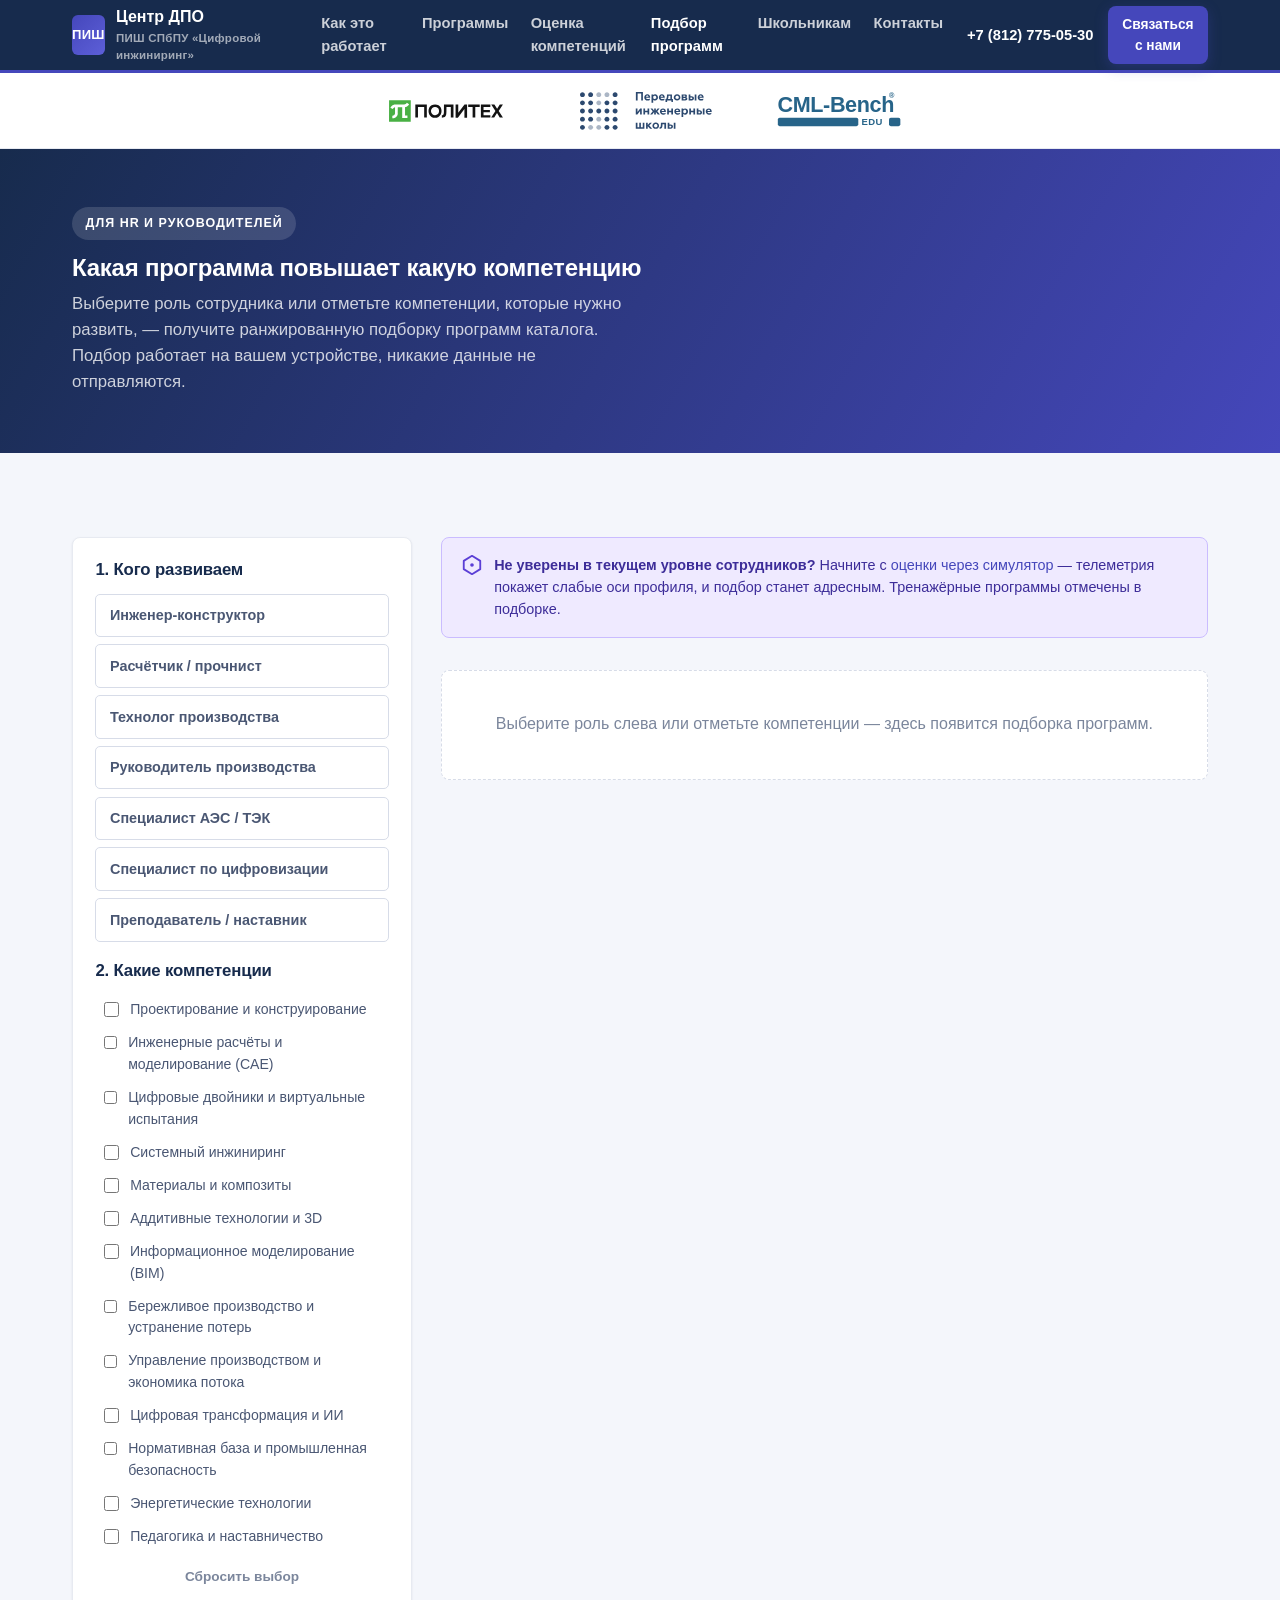
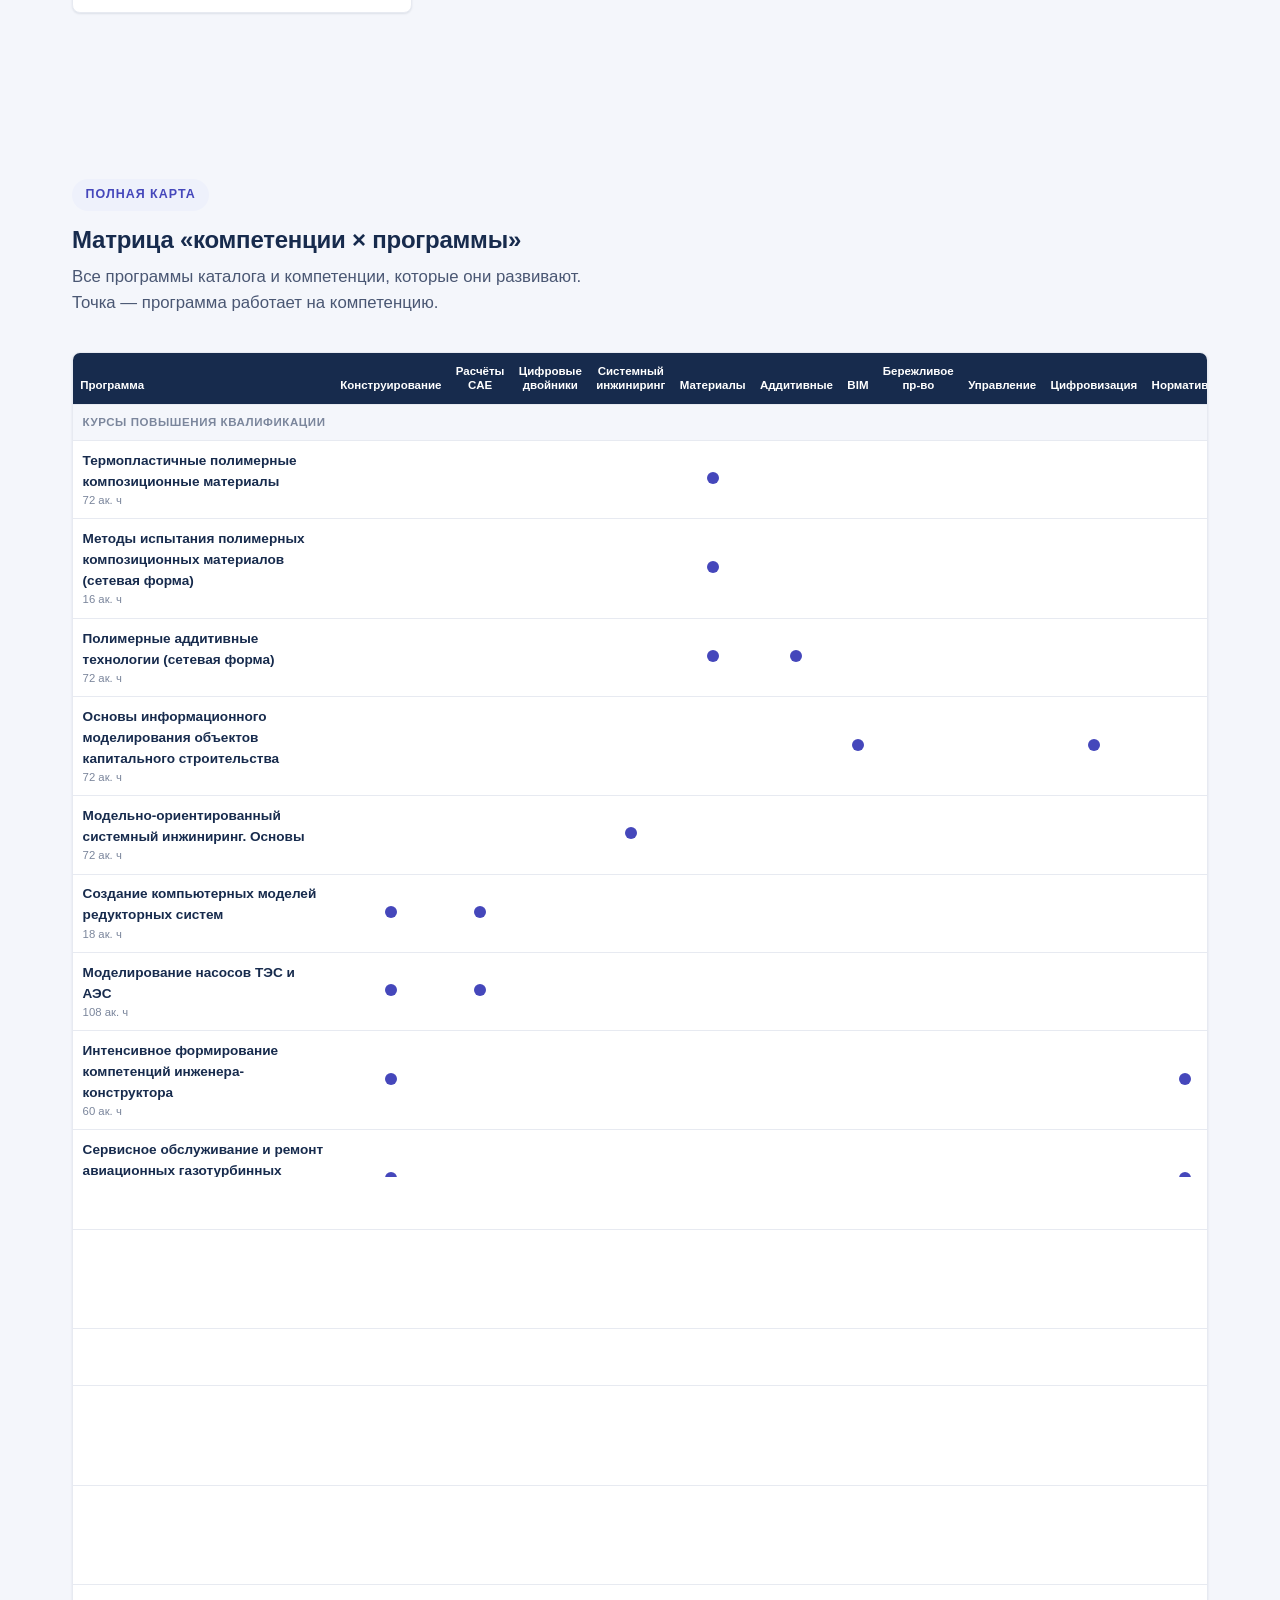
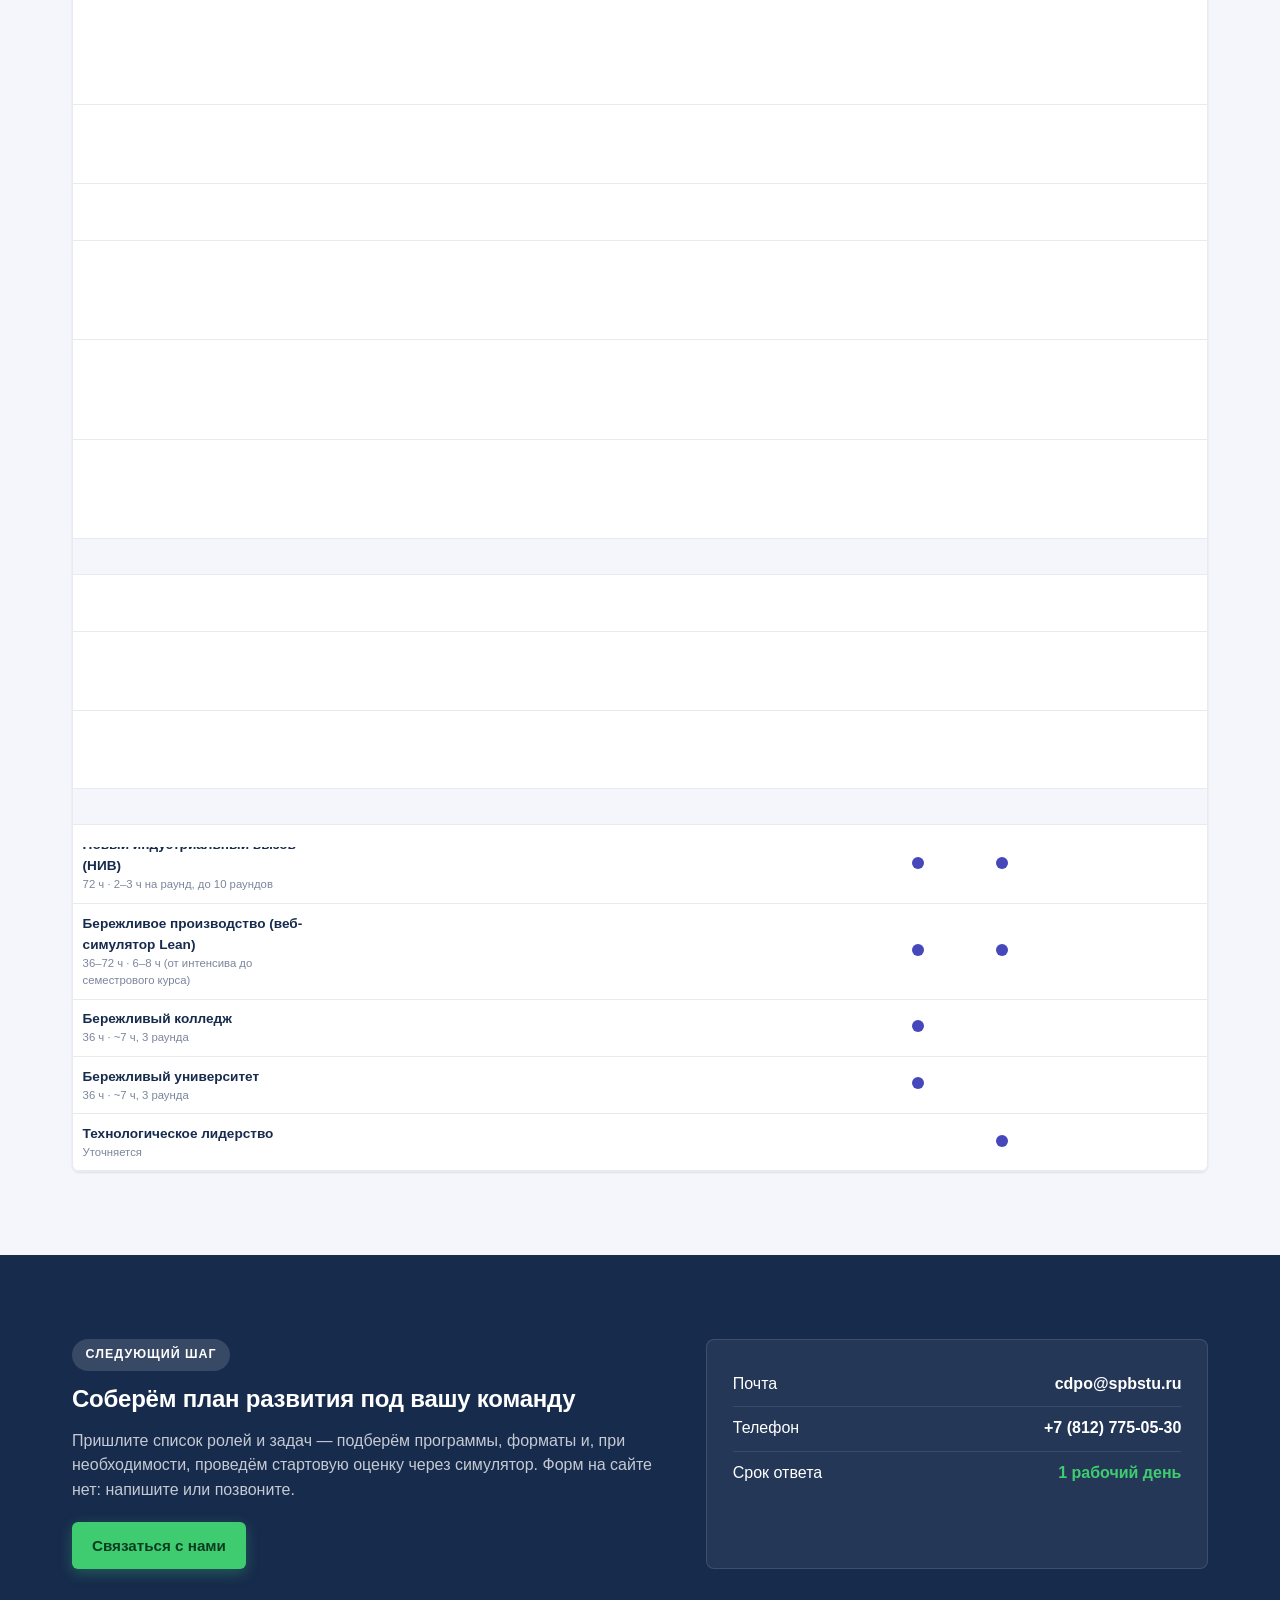
<file: competencies.html>
<!DOCTYPE html>
<html lang="ru">
<head>
  <meta charset="UTF-8">
  <meta name="viewport" content="width=device-width, initial-scale=1.0">
  <title>Подбор программ по компетенциям — ДПО ПИШ СПбПУ</title>
  <meta name="description" content="Какие компетенции повышает какая программа ДПО ПИШ СПбПУ. Подбор программ для HR и руководителей.">
  <!-- Демо-прототип: не индексировать. СНЯТЬ noindex при переносе на боевой домен. -->
  <meta name="robots" content="noindex, nofollow">
  <link rel="canonical" href="https://mupamuc.github.io/dpo-pish-demo/competencies.html">
  <link rel="icon" type="image/svg+xml" href="assets/favicon.svg">
  <meta name="theme-color" content="#172B4D">
  <meta property="og:type" content="website">
  <meta property="og:title" content="Подбор программ по компетенциям — ДПО ПИШ СПбПУ">
  <meta property="og:description" content="Какие компетенции повышает какая программа ДПО. Подбор для HR и руководителей.">
  <meta property="og:url" content="https://mupamuc.github.io/dpo-pish-demo/competencies.html">
  <meta property="og:locale" content="ru_RU">
  <meta name="twitter:card" content="summary">
  <link rel="stylesheet" href="styles.css">
</head>
<body>
  <!-- ── Header ── -->
  <header class="site-header">
    <div class="wrap">
      <a class="brand" href="index.html">
        <span class="logo">ПИШ</span>
        <span>Центр ДПО<small>ПИШ СПбПУ «Цифровой инжиниринг»</small></span>
      </a>
      <nav class="nav">
        <a href="index.html#how">Как это работает</a>
        <a href="index.html#catalog">Программы</a>
        <a href="index.html#assessment">Оценка компетенций</a>
        <a href="competencies.html" class="active">Подбор программ</a>
        <a href="proforientation.html">Школьникам</a>
        <a href="index.html#contacts">Контакты</a>
      </nav>
      <div class="header-cta">
        <span class="header-phone">+7 (812) 775-05-30</span>
        <button class="btn btn-primary btn-sm" onclick="openContacts('шапка: подбор программ')">Связаться с нами</button>
      </div>
    </div>
  </header>

  <!-- ── Partner logos ── -->
  <div class="partner-strip" aria-label="Организаторы">
    <div class="wrap">
      <img class="lg-spbstu" src="assets/logo-spbstu.svg" alt="СПбПУ — Санкт-Петербургский политехнический университет Петра Великого">
      <img class="lg-pish" src="assets/logo-pish-dark.svg" alt="ПИШ СПбПУ «Цифровой инжиниринг»">
      <img class="lg-cml" src="assets/logo-cmlbench-edu.svg" alt="CML-Bench EDU">
    </div>
  </div>

  <main>
    <!-- ── Page hero ── -->
    <section class="pick-hero">
      <div class="wrap">
        <span class="eyebrow">Для HR и руководителей</span>
        <h1>Какая программа повышает какую компетенцию</h1>
        <p>Выберите роль сотрудника или отметьте компетенции, которые нужно развить, — получите ранжированную подборку программ каталога. Подбор работает на вашем устройстве, никакие данные не отправляются.</p>
      </div>
    </section>

    <!-- ── Picker ── -->
    <section class="picker">
      <div class="wrap">
        <div class="picker-grid">
          <aside class="picker-panel">
            <h3>1. Кого развиваем</h3>
            <div class="role-list" id="roleList"></div>
            <h3>2. Какие компетенции</h3>
            <div class="comp-checks" id="compChecks"></div>
            <button class="filter-reset" id="pickReset">Сбросить выбор</button>
          </aside>

          <div class="picker-result">
            <div class="assess-hint">
              <svg class="li" viewBox="0 0 24 24"><polygon points="12 2 21 7.5 21 16.5 12 22 3 16.5 3 7.5"/><circle cx="12" cy="12" r="1"/></svg>
              <span><b>Не уверены в текущем уровне сотрудников?</b> Начните с <a href="index.html#assessment">оценки через симулятор</a> — телеметрия покажет слабые оси профиля, и подбор станет адресным. Тренажёрные программы отмечены в подборке.</span>
            </div>
            <div class="results-bar"><div class="count" id="pickCount"></div></div>
            <div id="pickResults"><div class="ph">Выберите роль слева или отметьте компетенции — здесь появится подборка программ.</div></div>
          </div>
        </div>
      </div>
    </section>

    <!-- ── Matrix ── -->
    <section>
      <div class="wrap">
        <div class="section-head">
          <span class="eyebrow">Полная карта</span>
          <h2>Матрица «компетенции × программы»</h2>
          <p>Все программы каталога и компетенции, которые они развивают. Точка — программа работает на компетенцию.</p>
        </div>
        <div class="matrix-wrap" id="matrixWrap"></div>
      </div>
    </section>

    <!-- ── CTA ── -->
    <section class="contacts" id="contacts">
      <div class="wrap">
        <div>
          <span class="eyebrow" style="background:rgba(255,255,255,.14);color:#fff">Следующий шаг</span>
          <h2 style="margin-top:.9rem">Соберём план развития под вашу команду</h2>
          <p>Пришлите список ролей и задач — подберём программы, форматы и, при необходимости, проведём стартовую оценку через симулятор. Форм на сайте нет: напишите или позвоните.</p>
          <div style="margin-top:1.2rem"><button class="btn btn-green" onclick="openContacts('план развития команды (HR)')">Связаться с нами</button></div>
        </div>
        <div class="c-block">
          <div class="c-row"><span>Почта</span><a href="mailto:cdpo@spbstu.ru?subject=Подбор%20программ%20для%20сотрудников">cdpo@spbstu.ru</a></div>
          <div class="c-row"><span>Телефон</span><a href="tel:+78127750530">+7 (812) 775-05-30</a></div>
          <div class="c-row"><span>Срок ответа</span><span class="reply">1 рабочий день</span></div>
        </div>
      </div>
    </section>
  </main>

  <div class="modal-back" id="modalBack" role="dialog" aria-modal="true" aria-label="Контакты">
    <div class="modal" id="modalBody"></div>
  </div>

  <script src="data.js"></script>
  <script src="app.js"></script>
  <script src="comp.js"></script>
</body>
</html>
</file>
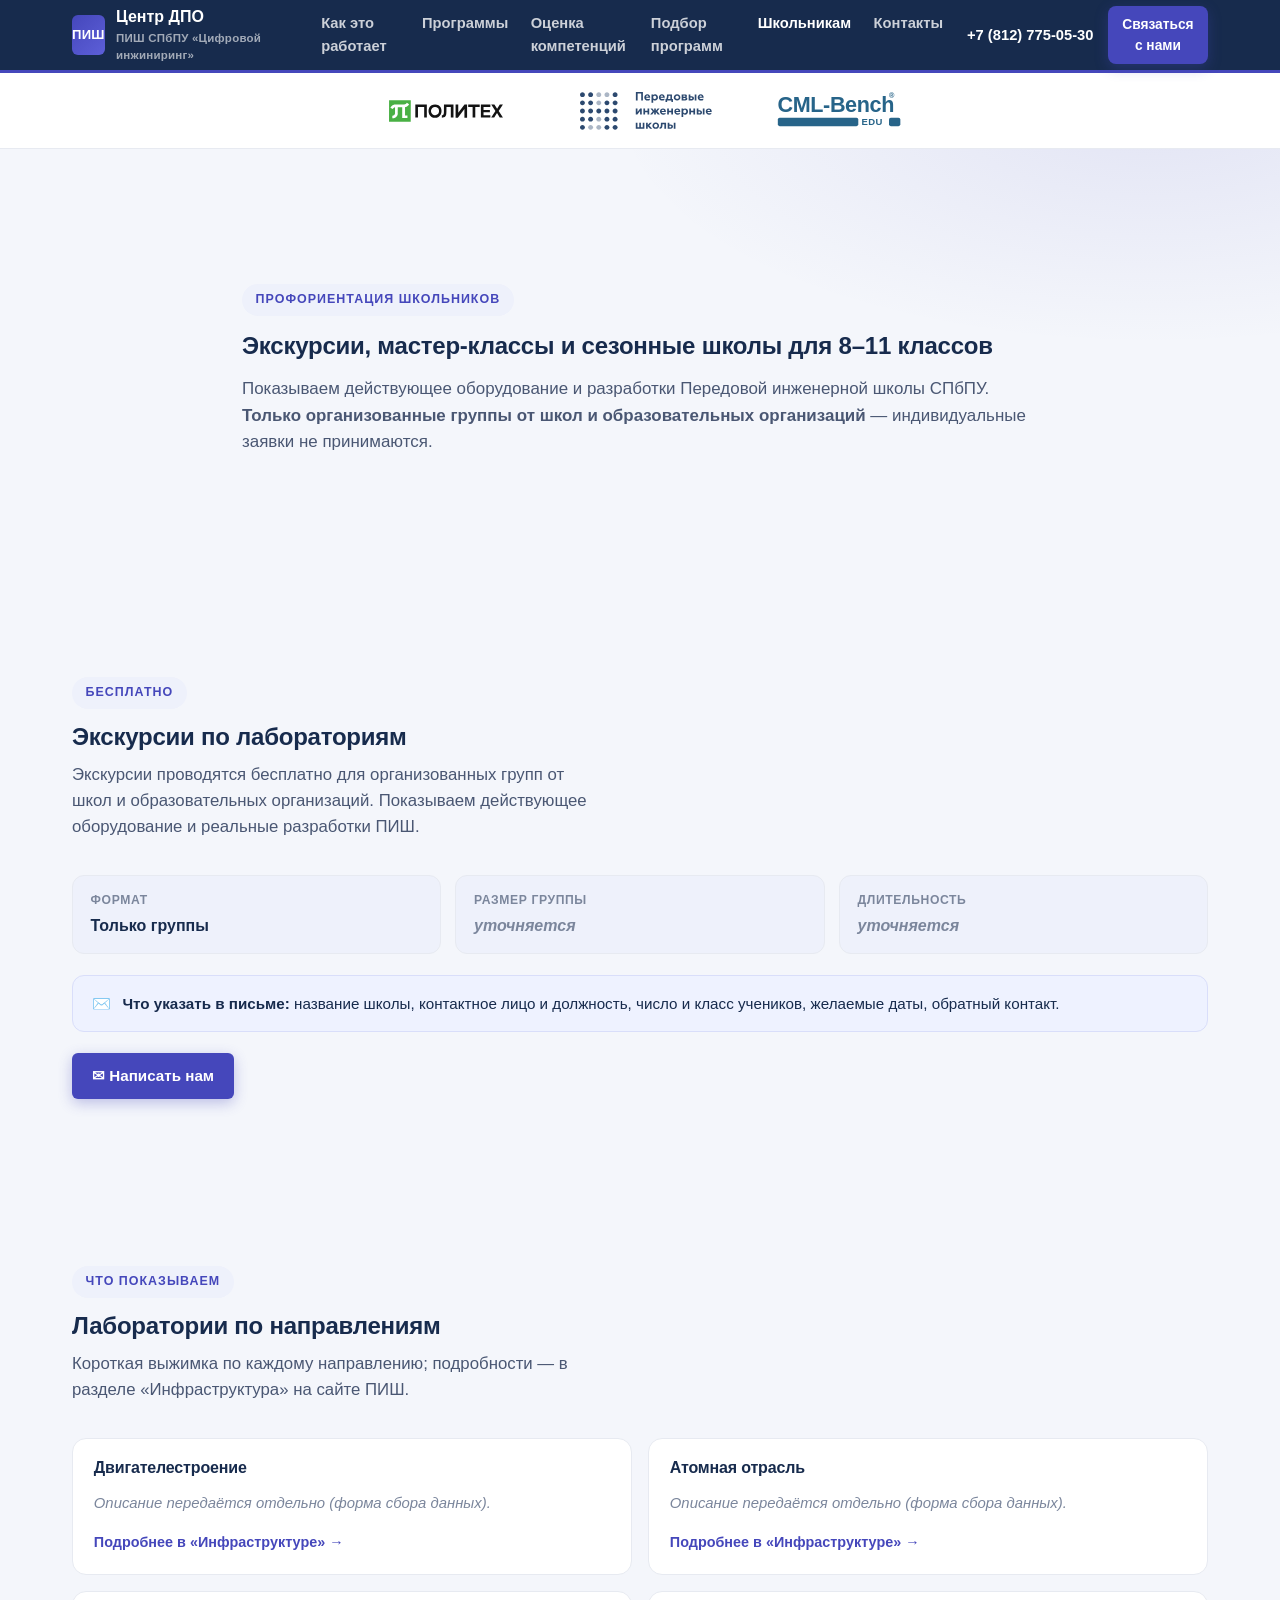
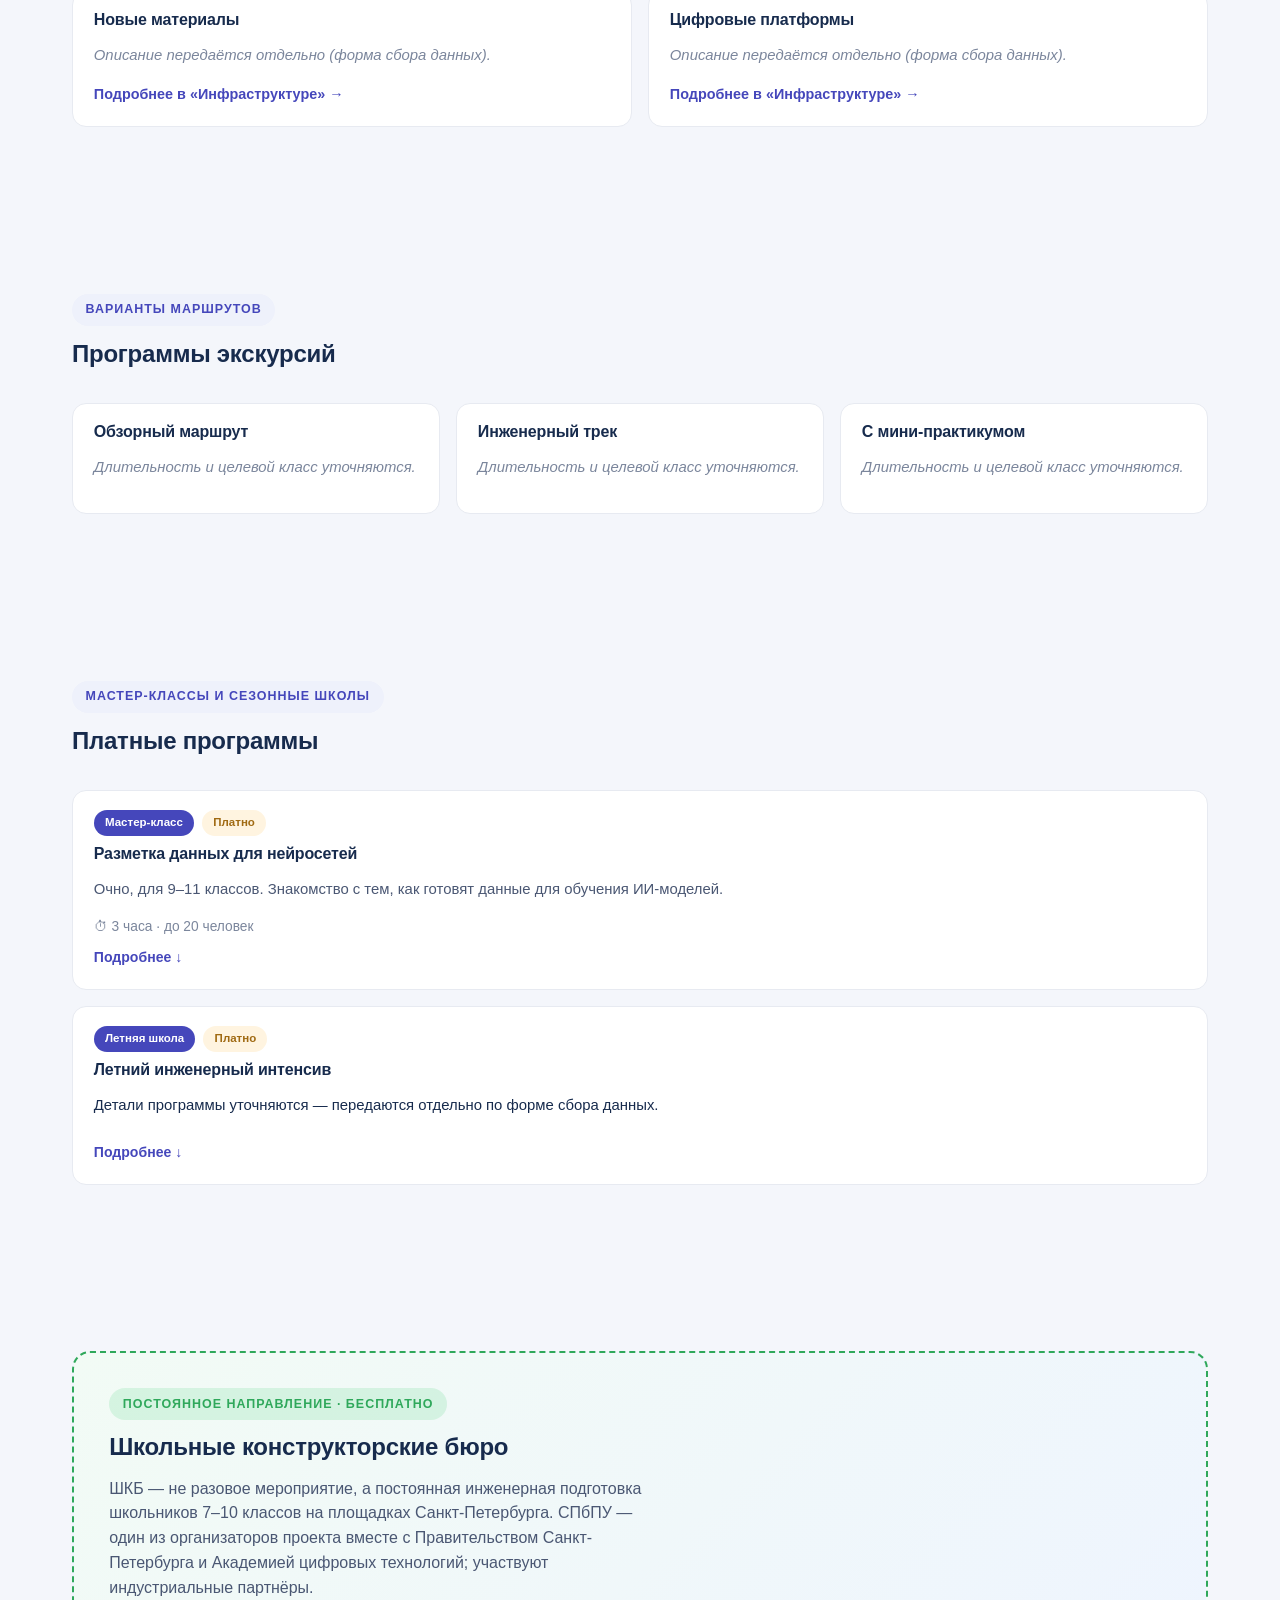
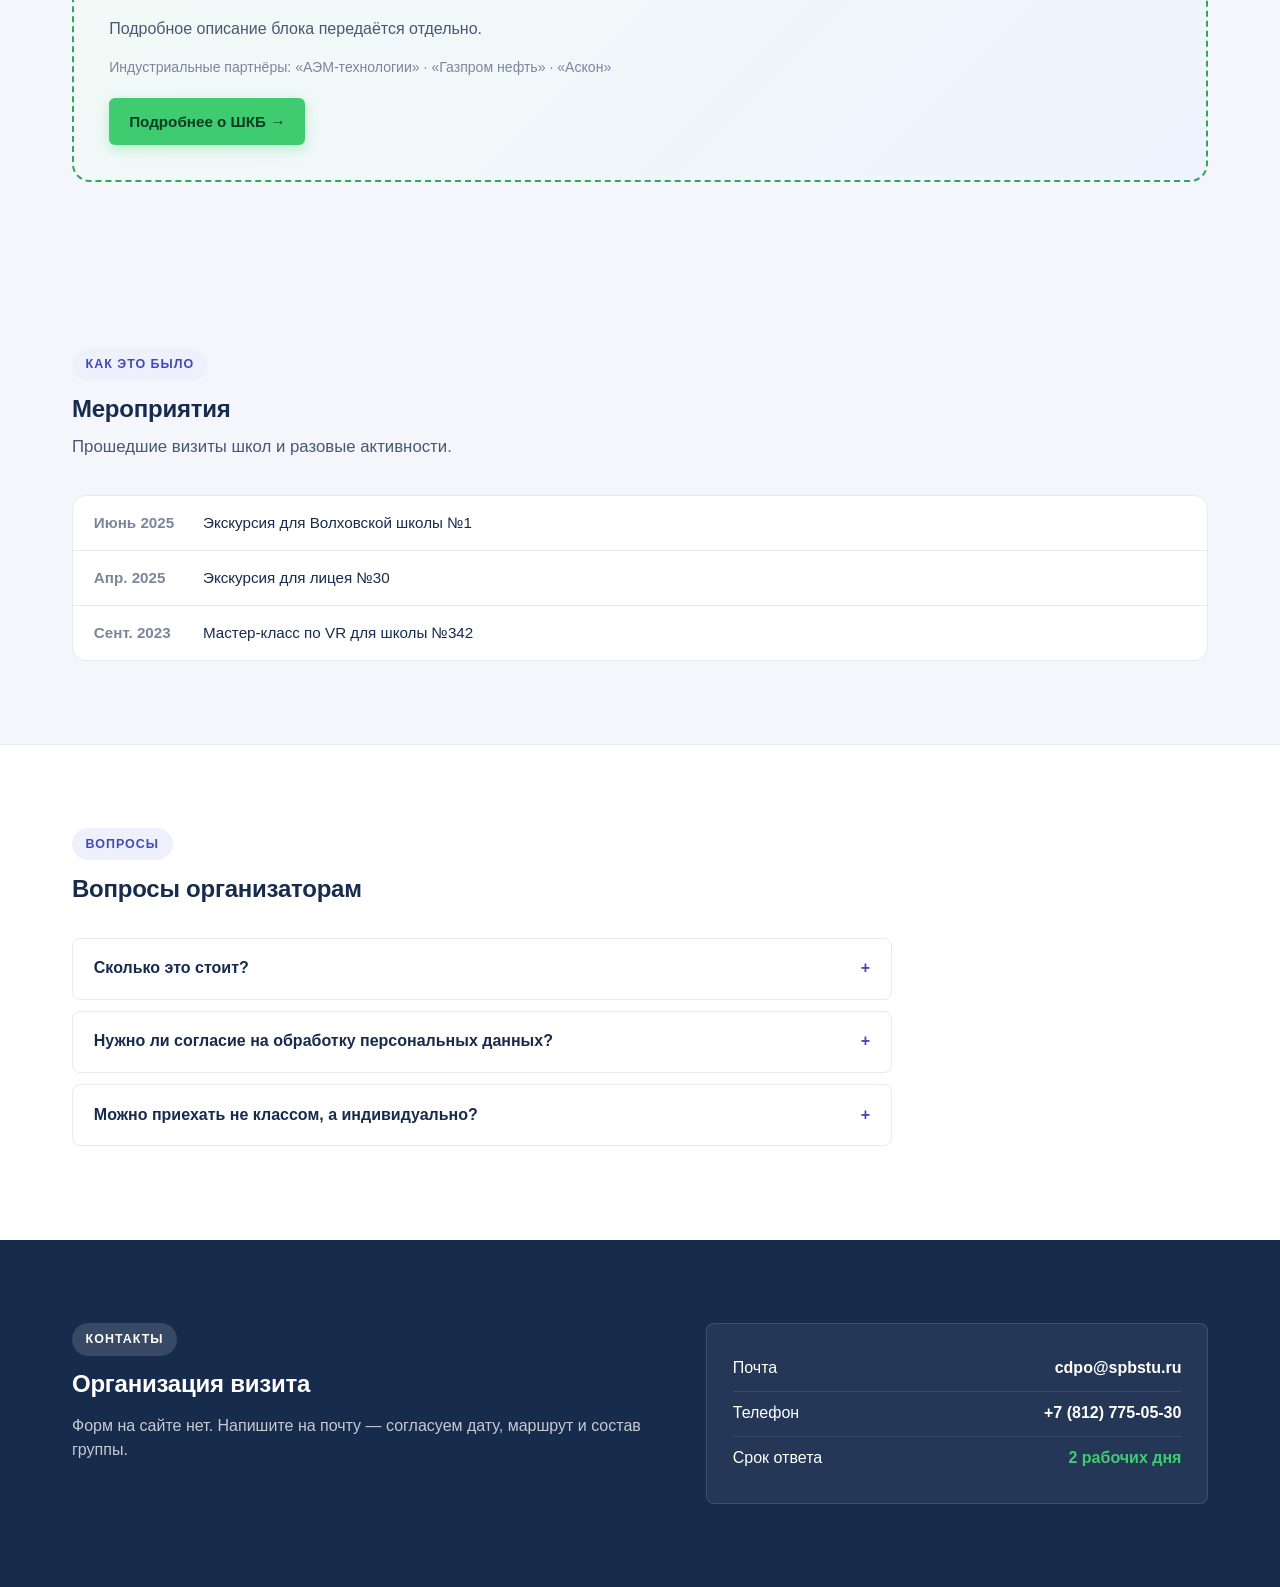
<file: proforientation.html>
<!DOCTYPE html>
<html lang="ru">
<head>
  <meta charset="UTF-8">
  <meta name="viewport" content="width=device-width, initial-scale=1.0">
  <title>Профориентация школьников — ПИШ СПбПУ «Цифровой инжиниринг»</title>
  <meta name="description" content="Экскурсии по лабораториям ПИШ СПбПУ, мастер-классы и сезонные школы для 8–11 классов. Школьные конструкторские бюро. Только организованные группы от школ.">
  <!-- Демо-прототип: не индексировать. СНЯТЬ noindex при переносе на боевой домен. -->
  <meta name="robots" content="noindex, nofollow">
  <link rel="canonical" href="https://mupamuc.github.io/dpo-pish-demo/proforientation.html">
  <link rel="icon" type="image/svg+xml" href="assets/favicon.svg">
  <meta name="theme-color" content="#172B4D">
  <meta property="og:type" content="website">
  <meta property="og:title" content="Профориентация школьников — ПИШ СПбПУ «Цифровой инжиниринг»">
  <meta property="og:description" content="Экскурсии по лабораториям, мастер-классы и сезонные школы для 8–11 классов. Школьные конструкторские бюро.">
  <meta property="og:url" content="https://mupamuc.github.io/dpo-pish-demo/proforientation.html">
  <meta property="og:locale" content="ru_RU">
  <meta name="twitter:card" content="summary">
  <link rel="stylesheet" href="styles.css">
  <script type="application/ld+json">
  {
    "@context": "https://schema.org",
    "@type": "FAQPage",
    "mainEntity": [
      {"@type": "Question", "name": "Сколько стоит экскурсия для школьников?", "acceptedAnswer": {"@type": "Answer", "text": "Экскурсии по лабораториям бесплатны. Мастер-классы и сезонные школы — платные, стоимость указывается на карточке программы."}},
      {"@type": "Question", "name": "Нужно ли согласие на обработку персональных данных?", "acceptedAnswer": {"@type": "Answer", "text": "Сайт не собирает персональные данные — заявка отправляется обычным письмом от школы. Согласия оформляет направляющая образовательная организация."}},
      {"@type": "Question", "name": "Можно приехать не классом, а индивидуально?", "acceptedAnswer": {"@type": "Answer", "text": "Нет. Экскурсии и программы проводятся только для организованных групп от школ и образовательных организаций."}}
    ]
  }
  </script>
</head>
<body>
  <!-- ── Header ── -->
  <header class="site-header">
    <div class="wrap">
      <a class="brand" href="index.html">
        <span class="logo">ПИШ</span>
        <span>Центр ДПО<small>ПИШ СПбПУ «Цифровой инжиниринг»</small></span>
      </a>
      <nav class="nav">
        <a href="index.html#how">Как это работает</a>
        <a href="index.html#catalog">Программы</a>
        <a href="index.html#assessment">Оценка компетенций</a>
        <a href="competencies.html">Подбор программ</a>
        <a href="proforientation.html" class="active">Школьникам</a>
        <a href="index.html#contacts">Контакты</a>
      </nav>
      <div class="header-cta">
        <span class="header-phone">+7 (812) 775-05-30</span>
        <button class="btn btn-primary btn-sm" onclick="openContacts('шапка: профориентация')">Связаться с нами</button>
      </div>
    </div>
  </header>

  <!-- ── Partner logos ── -->
  <div class="partner-strip" aria-label="Организаторы">
    <div class="wrap">
      <img class="lg-spbstu" src="assets/logo-spbstu.svg" alt="СПбПУ — Санкт-Петербургский политехнический университет Петра Великого">
      <img class="lg-pish" src="assets/logo-pish-dark.svg" alt="ПИШ СПбПУ «Цифровой инжиниринг»">
      <img class="lg-cml" src="assets/logo-cmlbench-edu.svg" alt="CML-Bench EDU">
    </div>
  </div>

  <main>
    <!-- ── Hero ── -->
    <section class="prof-hero">
      <div class="wrap">
        <span class="eyebrow">Профориентация школьников</span>
        <h1>Экскурсии, мастер-классы и сезонные школы для 8–11 классов</h1>
        <p>Показываем действующее оборудование и разработки Передовой инженерной школы СПбПУ. <b>Только организованные группы от школ и образовательных организаций</b> — индивидуальные заявки не принимаются.</p>
      </div>
    </section>

    <!-- ── Экскурсии по лабораториям ── -->
    <section id="excursions">
      <div class="wrap">
        <div class="section-head">
          <span class="eyebrow">Бесплатно</span>
          <h2>Экскурсии по лабораториям</h2>
          <p>Экскурсии проводятся бесплатно для организованных групп от школ и образовательных организаций. Показываем действующее оборудование и реальные разработки ПИШ.</p>
        </div>

        <div class="fact-cards">
          <div class="fact-card"><div class="fl">Формат</div><div class="fv">Только группы</div></div>
          <div class="fact-card"><div class="fl">Размер группы</div><div class="fv tbd">уточняется</div></div>
          <div class="fact-card"><div class="fl">Длительность</div><div class="fv tbd">уточняется</div></div>
        </div>

        <div class="mail-checklist">
          <span>✉️</span>
          <span><b>Что указать в письме:</b> название школы, контактное лицо и должность, число и класс учеников, желаемые даты, обратный контакт.</span>
        </div>

        <a class="btn btn-primary" data-goal="prof-excursion-mail" href="mailto:cdpo@spbstu.ru?subject=Заявка%20на%20экскурсию%20для%20школьников">✉ Написать нам</a>
      </div>
    </section>

    <!-- ── Лаборатории по направлениям ── -->
    <section id="labs">
      <div class="wrap">
        <div class="section-head">
          <span class="eyebrow">Что показываем</span>
          <h2>Лаборатории по направлениям</h2>
          <p>Короткая выжимка по каждому направлению; подробности — в разделе «Инфраструктура» на сайте ПИШ.</p>
        </div>
        <div class="prof-cards">
          <div class="prof-card">
            <h4>Двигателестроение</h4>
            <p class="ph-text">Описание передаётся отдельно (форма сбора данных).</p>
            <a class="more" href="https://pish.spbstu.ru/infrastructure" target="_blank" rel="noopener">Подробнее в «Инфраструктуре» →</a>
          </div>
          <div class="prof-card">
            <h4>Атомная отрасль</h4>
            <p class="ph-text">Описание передаётся отдельно (форма сбора данных).</p>
            <a class="more" href="https://pish.spbstu.ru/infrastructure" target="_blank" rel="noopener">Подробнее в «Инфраструктуре» →</a>
          </div>
          <div class="prof-card">
            <h4>Новые материалы</h4>
            <p class="ph-text">Описание передаётся отдельно (форма сбора данных).</p>
            <a class="more" href="https://pish.spbstu.ru/infrastructure" target="_blank" rel="noopener">Подробнее в «Инфраструктуре» →</a>
          </div>
          <div class="prof-card">
            <h4>Цифровые платформы</h4>
            <p class="ph-text">Описание передаётся отдельно (форма сбора данных).</p>
            <a class="more" href="https://pish.spbstu.ru/infrastructure" target="_blank" rel="noopener">Подробнее в «Инфраструктуре» →</a>
          </div>
        </div>
      </div>
    </section>

    <!-- ── Программы экскурсий ── -->
    <section id="routes">
      <div class="wrap">
        <div class="section-head">
          <span class="eyebrow">Варианты маршрутов</span>
          <h2>Программы экскурсий</h2>
        </div>
        <div class="route-list">
          <div class="prof-card">
            <h4>Обзорный маршрут</h4>
            <p class="ph-text">Длительность и целевой класс уточняются.</p>
          </div>
          <div class="prof-card">
            <h4>Инженерный трек</h4>
            <p class="ph-text">Длительность и целевой класс уточняются.</p>
          </div>
          <div class="prof-card">
            <h4>С мини-практикумом</h4>
            <p class="ph-text">Длительность и целевой класс уточняются.</p>
          </div>
        </div>
      </div>
    </section>

    <!-- ── Платные программы ── -->
    <section id="paid">
      <div class="wrap">
        <div class="section-head">
          <span class="eyebrow">Мастер-классы и сезонные школы</span>
          <h2>Платные программы</h2>
        </div>

        <details class="paid-card">
          <summary>
            <div class="badges"><span class="badge-type">Мастер-класс</span><span class="badge-paid">Платно</span></div>
            <h4>Разметка данных для нейросетей</h4>
            <p style="color:var(--ink-2);font-size:.93rem">Очно, для 9–11 классов. Знакомство с тем, как готовят данные для обучения ИИ-моделей.</p>
            <div class="meta">⏱ 3 часа · до 20 человек</div>
            <span class="expand-hint">Подробнее ↓</span>
          </summary>
          <div class="paid-body">
            <p style="color:var(--ink-2);font-size:.95rem">Участники разбираются, как готовят и размечают данные для обучения нейросетей, на примере задач компьютерного зрения. Занятие проходит в одной из лабораторий ПИШ СПбПУ.</p>
            <div class="fact-cards">
              <div class="fact-card"><div class="fl">Формат</div><div class="fv">Очно</div></div>
              <div class="fact-card"><div class="fl">Длительность</div><div class="fv">3 часа</div></div>
              <div class="fact-card"><div class="fl">Возраст</div><div class="fv">9–11 класс</div></div>
            </div>
            <b>Что входит</b>
            <ul>
              <li>Работа в лаборатории с наставником</li>
              <li>Практическое задание с реальным датасетом</li>
              <li>Сертификат участника</li>
            </ul>
            <a class="btn btn-primary btn-sm" data-goal="prof-paid-mail" href="mailto:cdpo@spbstu.ru?subject=Запись%20на%20мастер-класс%20«Разметка%20данных%20для%20нейросетей»">Запись на программу</a>
          </div>
        </details>

        <details class="paid-card">
          <summary>
            <div class="badges"><span class="badge-type">Летняя школа</span><span class="badge-paid">Платно</span></div>
            <h4>Летний инженерный интенсив</h4>
            <p class="ph-text" style="font-size:.93rem">Детали программы уточняются — передаются отдельно по форме сбора данных.</p>
            <span class="expand-hint">Подробнее ↓</span>
          </summary>
          <div class="paid-body">
            <p class="ph-text">Состав программы, стоимость и даты будут опубликованы после передачи данных руководителем программы.</p>
            <a class="btn btn-primary btn-sm" data-goal="prof-paid-mail" href="mailto:cdpo@spbstu.ru?subject=Вопрос%20по%20летнему%20инженерному%20интенсиву">Задать вопрос</a>
          </div>
        </details>
      </div>
    </section>

    <!-- ── ШКБ ── -->
    <section id="shkb">
      <div class="wrap">
        <div class="shkb">
          <span class="eyebrow">Постоянное направление · бесплатно</span>
          <h2>Школьные конструкторские бюро</h2>
          <p>ШКБ — не разовое мероприятие, а постоянная инженерная подготовка школьников 7–10 классов на площадках Санкт-Петербурга. СПбПУ — один из организаторов проекта вместе с Правительством Санкт-Петербурга и Академией цифровых технологий; участвуют индустриальные партнёры.</p>
          <p class="ph-text" style="margin-top:.6rem">Подробное описание блока передаётся отдельно.</p>
          <div class="partners">Индустриальные партнёры: «АЭМ-технологии» · «Газпром нефть» · «Аскон»</div>
          <div style="margin-top:1.2rem">
            <a class="btn btn-green" data-goal="prof-shkb-link" href="https://kb-school.ru/" target="_blank" rel="noopener">Подробнее о ШКБ →</a>
          </div>
        </div>
      </div>
    </section>

    <!-- ── Мероприятия ── -->
    <section id="events">
      <div class="wrap">
        <div class="section-head">
          <span class="eyebrow">Как это было</span>
          <h2>Мероприятия</h2>
          <p>Прошедшие визиты школ и разовые активности.</p>
        </div>
        <div class="event-list">
          <div class="event-row"><span class="ed">Июнь 2025</span><span>Экскурсия для Волховской школы №1</span></div>
          <div class="event-row"><span class="ed">Апр. 2025</span><span>Экскурсия для лицея №30</span></div>
          <div class="event-row"><span class="ed">Сент. 2023</span><span>Мастер-класс по VR для школы №342</span></div>
        </div>
      </div>
    </section>

    <!-- ── FAQ ── -->
    <section class="faq" id="faq">
      <div class="wrap">
        <div class="section-head">
          <span class="eyebrow">Вопросы</span>
          <h2>Вопросы организаторам</h2>
        </div>
        <div class="faq-list">
          <details class="faq-item"><summary>Сколько это стоит?<span class="pm">+</span></summary><div class="a">Экскурсии по лабораториям бесплатны. Мастер-классы и сезонные школы — платные, стоимость указывается на карточке программы.</div></details>
          <details class="faq-item"><summary>Нужно ли согласие на обработку персональных данных?<span class="pm">+</span></summary><div class="a">Сайт не собирает персональные данные — заявка отправляется обычным письмом от школы. Согласия на посещение и фотосъёмку оформляет направляющая образовательная организация; пришлём шаблоны в ответном письме.</div></details>
          <details class="faq-item"><summary>Можно приехать не классом, а индивидуально?<span class="pm">+</span></summary><div class="a">Нет. Экскурсии и программы проводятся только для организованных групп от школ и образовательных организаций.</div></details>
        </div>
      </div>
    </section>

    <!-- ── Contacts ── -->
    <section class="contacts" id="contacts">
      <div class="wrap">
        <div>
          <span class="eyebrow" style="background:rgba(255,255,255,.14);color:#fff">Контакты</span>
          <h2 style="margin-top:.9rem">Организация визита</h2>
          <p>Форм на сайте нет. Напишите на почту — согласуем дату, маршрут и состав группы.</p>
        </div>
        <div class="c-block">
          <div class="c-row"><span>Почта</span><a href="mailto:cdpo@spbstu.ru?subject=Заявка%20на%20экскурсию%20для%20школьников">cdpo@spbstu.ru</a></div>
          <div class="c-row"><span>Телефон</span><a href="tel:+78127750530">+7 (812) 775-05-30</a></div>
          <div class="c-row"><span>Срок ответа</span><span class="reply">2 рабочих дня</span></div>
        </div>
      </div>
    </section>
  </main>

  <div class="modal-back" id="modalBack" role="dialog" aria-modal="true" aria-label="Контакты">
    <div class="modal" id="modalBody"></div>
  </div>

  <script src="data.js"></script>
  <script src="app.js"></script>
</body>
</html>
</file>
<file: styles.css>
/* ДПО ПИШ СПбПУ — стиль каталога. Цвета из реального сайта. */

:root {
  --blue: #4547BB;          /* основной */
  --blue-600: #3a3ca3;
  --navy: #172B4D;          /* тёмный текст/акцент */
  --green: #3FCC71;         /* бесплатно / успех */
  --green-700: #2fa85b;

  --ink: #172B4D;
  --ink-2: #4a5773;
  --muted: #7b869c;
  --line: #e7eaf1;
  --line-2: #d7dce8;
  --surface: #ffffff;
  --bg: #f4f6fb;
  --bg-tint: #eef1fb;

  --amber-bg: #fff4de;
  --amber-tx: #a86a00;

  --radius: 8px;
  --radius-sm: 5px;
  --shadow-sm: 0 1px 2px rgba(23,43,77,.06), 0 1px 3px rgba(23,43,77,.05);
  --shadow-md: 0 6px 20px rgba(23,43,77,.09);
  --shadow-lg: 0 18px 50px rgba(23,43,77,.16);

  --space-section: clamp(3rem, 2rem + 4vw, 6rem);
  --maxw: 1200px;
  --ease: cubic-bezier(.16,1,.3,1);
  --dur: 260ms;
}

* { box-sizing: border-box; }
html { scroll-behavior: smooth; }
body {
  margin: 0;
  font-family: -apple-system, "Segoe UI", Roboto, "Helvetica Neue", Arial, sans-serif;
  color: var(--ink);
  background: var(--bg);
  line-height: 1.55;
  -webkit-font-smoothing: antialiased;
}
h1,h2,h3,h4 { color: var(--navy); line-height: 1.15; margin: 0; letter-spacing: -.01em; }
a { color: var(--blue); text-decoration: none; }
a:hover { text-decoration: underline; }
button { font: inherit; cursor: pointer; }
img { max-width: 100%; }
.wrap { max-width: var(--maxw); margin: 0 auto; padding: 0 clamp(1rem, .5rem + 2vw, 2rem); }
.visually-hidden { position:absolute; width:1px; height:1px; overflow:hidden; clip:rect(0 0 0 0); }

/* ── Buttons ── */
.btn { display:inline-flex; align-items:center; gap:.5rem; border:0; border-radius:6px;
  padding:.72rem 1.25rem; font-weight:600; font-size:.95rem; transition:transform var(--dur) var(--ease), box-shadow var(--dur), background var(--dur); }
.btn:hover { text-decoration:none; transform:translateY(-1px); }
.btn-primary { background:var(--blue); color:#fff; box-shadow:0 4px 14px rgba(69,71,187,.32); }
.btn-primary:hover { background:var(--blue-600); box-shadow:0 8px 22px rgba(69,71,187,.4); }
.btn-green { background:var(--green); color:#0b3d20; box-shadow:0 4px 14px rgba(63,204,113,.3); }
.btn-green:hover { background:var(--green-700); color:#fff; }
.btn-ghost { background:#fff; color:var(--blue); border:1.5px solid var(--line-2); }
.btn-ghost:hover { border-color:var(--blue); background:var(--bg-tint); }
.btn-sm { padding:.5rem .9rem; font-size:.86rem; border-radius:8px; }
.btn-block { width:100%; justify-content:center; }

/* ── Header — тёмная шапка как на pish.spbstu.ru ── */
.site-header { position:sticky; top:0; z-index:40; background:var(--navy);
  border-bottom:3px solid var(--blue); }
.site-header .wrap { display:flex; align-items:center; gap:1.5rem; height:70px; }
.brand { display:flex; align-items:center; gap:.7rem; font-weight:800; color:#fff; }
.brand:hover { text-decoration:none; }
.brand .logo { width:40px; height:40px; border-radius:6px; background:linear-gradient(135deg,var(--blue),#5d5fd8);
  display:grid; place-items:center; color:#fff; font-size:.82rem; letter-spacing:.02em; }
.brand small { display:block; font-weight:600; font-size:.72rem; color:rgba(255,255,255,.6); letter-spacing:.02em; }
.nav { margin-left:auto; display:flex; gap:1.4rem; }
.nav a { color:rgba(255,255,255,.78); font-weight:600; font-size:.92rem; }
.nav a.active, .nav a:hover { color:#fff; text-decoration:none; }
.header-cta { display:flex; align-items:center; gap:.9rem; }
.header-phone { font-weight:700; color:#fff; font-size:.92rem; white-space:nowrap; }

/* ── Hero ── */
.hero { position:relative; overflow:hidden; background:
  radial-gradient(1100px 500px at 85% -10%, rgba(69,71,187,.10), transparent 60%),
  radial-gradient(700px 400px at 10% 110%, rgba(63,204,113,.10), transparent 60%),
  var(--bg); }
.hero .wrap { display:grid; grid-template-columns:1.15fr .85fr; gap:2.5rem; align-items:center;
  padding-top:clamp(2.5rem,4vw,4.5rem); padding-bottom:clamp(2.5rem,4vw,4.5rem); }
.eyebrow { display:inline-flex; align-items:center; gap:.5rem; background:var(--bg-tint); color:var(--blue);
  font-weight:700; font-size:.78rem; letter-spacing:.08em; text-transform:uppercase; padding:.4rem .85rem; border-radius:100px; }
.hero h1 { font-size:clamp(2.1rem, 1.4rem + 3vw, 3.6rem); margin:1.1rem 0 .9rem; }
.hero h1 .accent { color:var(--blue); }
.hero p.lead { font-size:clamp(1rem,.95rem + .3vw,1.2rem); color:var(--ink-2); max-width:48ch; margin:0 0 1.7rem; }
.hero-actions { display:flex; flex-wrap:wrap; gap:.9rem; }
.hero-trust { display:flex; flex-wrap:wrap; gap:1.6rem; margin-top:2rem; }
.hero-trust .t { display:flex; align-items:center; gap:.6rem; color:var(--ink-2); font-size:.9rem; font-weight:600; }
.hero-trust .t .ic { width:34px; height:34px; border-radius:9px; background:#fff; box-shadow:var(--shadow-sm);
  display:grid; place-items:center; color:var(--blue); }

/* Hero visual — geometric composition, no photos */
.hero-visual { position:relative; min-height:340px; }
.hv-card { position:absolute; background:#fff; border:1px solid var(--line); border-radius:var(--radius);
  box-shadow:var(--shadow-md); padding:1rem 1.15rem; }
.hv-main { inset:20px 0 40px 12%; border-radius:20px; background:
  linear-gradient(135deg, var(--navy), var(--blue)); box-shadow:var(--shadow-lg);
  display:flex; flex-direction:column; justify-content:flex-end; padding:1.6rem; color:#fff; overflow:hidden; }
.hv-main::before { content:""; position:absolute; inset:0; opacity:.5; background-image:
  radial-gradient(circle at 20% 20%, rgba(255,255,255,.14) 0 2px, transparent 2px),
  radial-gradient(circle at 70% 60%, rgba(255,255,255,.10) 0 2px, transparent 2px);
  background-size:36px 36px; }
.hv-main .grid-lines { position:absolute; inset:0; background-image:
  linear-gradient(rgba(255,255,255,.07) 1px, transparent 1px),
  linear-gradient(90deg, rgba(255,255,255,.07) 1px, transparent 1px);
  background-size:34px 34px; mask:linear-gradient(to top, #000, transparent 70%); }
.hv-main .kicker { position:relative; font-size:.78rem; letter-spacing:.1em; text-transform:uppercase; opacity:.75; }
.hv-main .big { position:relative; font-size:2rem; font-weight:800; margin-top:.3rem; }
.hv-main .sub { position:relative; opacity:.85; font-size:.9rem; margin-top:.3rem; }
.hv-badge { top:8px; right:6%; background:var(--green); color:#0b3d20; font-weight:700; font-size:.82rem;
  padding:.55rem .9rem; border-radius:100px; box-shadow:var(--shadow-md); }
.hv-mini { bottom:6px; right:2%; width:210px; }
.hv-mini .row { display:flex; justify-content:space-between; font-size:.8rem; padding:.28rem 0; border-bottom:1px dashed var(--line); }
.hv-mini .row:last-child { border:0; }
.hv-mini .row b { color:var(--navy); }
.hv-mini .row .g { color:var(--green-700); font-weight:700; }

/* ── Section basics ── */
section { padding:var(--space-section) 0; }
.section-head { max-width:60ch; margin-bottom:2.2rem; }
.section-head .eyebrow { margin-bottom:.9rem; }
.section-head h2 { font-size:clamp(1.6rem,1.2rem+1.6vw,2.4rem); }
.section-head p { color:var(--ink-2); font-size:1.05rem; margin:.7rem 0 0; }

/* ── How it works chain ── */
.how { background:linear-gradient(180deg,#fff, var(--bg)); border-top:1px solid var(--line); border-bottom:1px solid var(--line); }
.chain { display:grid; grid-template-columns:repeat(4,1fr); gap:0; position:relative; }
.chain .step { position:relative; padding:0 1.2rem; }
.chain .step:not(:last-child)::after { content:""; position:absolute; top:26px; right:-1px; width:100%;
  height:2px; background:repeating-linear-gradient(90deg,var(--line-2) 0 8px, transparent 8px 16px); z-index:0; }
.chain .num { position:relative; z-index:1; width:54px; height:54px; border-radius:50%; background:#fff;
  border:2px solid var(--blue); color:var(--blue); font-weight:800; font-size:1.2rem; display:grid; place-items:center;
  box-shadow:var(--shadow-sm); margin-bottom:1rem; }
.chain .step.accent .num { background:var(--blue); color:#fff; }
.chain h4 { font-size:1.05rem; margin-bottom:.4rem; }
.chain p { color:var(--ink-2); font-size:.92rem; margin:0; }
.chain .step .tag { display:inline-block; margin-top:.6rem; font-size:.78rem; font-weight:700; color:var(--green-700); }
.how-note { margin-top:1.8rem; background:var(--bg-tint); border:1px solid var(--line-2); border-radius:var(--radius);
  padding:1rem 1.2rem; color:var(--ink-2); font-size:.92rem; display:flex; gap:.7rem; }
.how-note b { color:var(--navy); }

/* ── Catalog layout ── */
.catalog { background:var(--bg); }
.tabs { display:flex; flex-wrap:wrap; gap:.6rem; margin-bottom:1.4rem; }
.tab { background:#fff; border:1.5px solid var(--line-2); color:var(--ink-2); font-weight:600;
  padding:.6rem 1.1rem; border-radius:100px; font-size:.92rem; transition:all var(--dur) var(--ease); }
.tab:hover { border-color:var(--blue); color:var(--blue); }
.tab[aria-selected="true"] { background:var(--blue); border-color:var(--blue); color:#fff; box-shadow:0 4px 14px rgba(69,71,187,.3); }
.tab .cnt { opacity:.7; font-weight:700; margin-left:.15rem; }

.custom-banner { display:flex; flex-wrap:wrap; align-items:center; gap:1rem 1.4rem; justify-content:space-between;
  background:linear-gradient(120deg, var(--navy), var(--blue)); color:#fff; border-radius:var(--radius);
  padding:1.3rem 1.6rem; margin-bottom:1.8rem; box-shadow:var(--shadow-md); }
.custom-banner .cb-t { font-weight:800; font-size:1.15rem; }
.custom-banner p { margin:.25rem 0 0; opacity:.85; font-size:.92rem; max-width:52ch; }

.catalog-grid { display:grid; grid-template-columns:288px 1fr; gap:1.8rem; align-items:start; }

/* Sidebar */
.sidebar { position:sticky; top:88px; background:#fff; border:1px solid var(--line); border-radius:var(--radius);
  padding:1.2rem; box-shadow:var(--shadow-sm); }
.aud-switch { display:flex; background:var(--bg-tint); border-radius:10px; padding:4px; margin-bottom:1rem; }
.aud-switch button { flex:1; border:0; background:transparent; color:var(--ink-2); font-weight:700; font-size:.86rem;
  padding:.5rem; border-radius:7px; transition:all var(--dur); }
.aud-switch button[aria-pressed="true"] { background:#fff; color:var(--blue); box-shadow:var(--shadow-sm); }
.search-box { position:relative; margin-bottom:1.1rem; }
.search-box input { width:100%; border:1.5px solid var(--line-2); border-radius:9px; padding:.6rem .8rem .6rem 2.1rem;
  font-size:.9rem; color:var(--ink); }
.search-box input:focus { outline:none; border-color:var(--blue); }
.search-box .si { position:absolute; left:.7rem; top:50%; transform:translateY(-50%); color:var(--muted); }
.filter-group { border-top:1px solid var(--line); padding:.85rem 0; }
.filter-group:first-of-type { border-top:0; }
.filter-group > .fg-title { font-weight:700; font-size:.82rem; text-transform:uppercase; letter-spacing:.04em; color:var(--muted); margin-bottom:.6rem; }
.dir-group > summary { list-style:none; cursor:pointer; display:flex; align-items:center; justify-content:space-between;
  padding:.45rem 0; font-weight:600; font-size:.9rem; color:var(--navy); }
.dir-group > summary::-webkit-details-marker { display:none; }
.dir-group > summary .chev { transition:transform var(--dur); color:var(--muted); }
.dir-group[open] > summary .chev { transform:rotate(90deg); }
.check { display:flex; align-items:flex-start; gap:.5rem; padding:.3rem 0 .3rem .3rem; font-size:.88rem; color:var(--ink-2); cursor:pointer; }
.check input { margin-top:.2rem; accent-color:var(--blue); width:15px; height:15px; }
.check:hover { color:var(--navy); }
.chips { display:flex; flex-wrap:wrap; gap:.4rem; }
.chip { border:1.5px solid var(--line-2); background:#fff; color:var(--ink-2); border-radius:100px;
  padding:.35rem .75rem; font-size:.82rem; font-weight:600; transition:all var(--dur); }
.chip[aria-pressed="true"] { background:var(--bg-tint); border-color:var(--blue); color:var(--blue); }
.filter-reset { margin-top:.8rem; width:100%; background:transparent; border:0; color:var(--muted); font-weight:600; font-size:.85rem; }
.filter-reset:hover { color:var(--blue); }

/* Results */
.results-bar { display:flex; align-items:center; justify-content:space-between; margin-bottom:1rem; gap:1rem; }
.results-bar .count { color:var(--ink-2); font-size:.92rem; }
.results-bar .count b { color:var(--navy); }
.mobile-filter-btn { display:none; }
.cards { display:grid; gap:1rem; }

/* Program card (preview) */
.card { background:#fff; border:1px solid var(--line); border-radius:var(--radius); box-shadow:var(--shadow-sm);
  overflow:hidden; transition:transform var(--dur) var(--ease), box-shadow var(--dur); border-top:4px solid var(--blue); }
.card.t-online { border-top-color:var(--green); }
.card.t-simulator { border-top-color:#7c5cff; }
.card:hover { transform:translateY(-3px); box-shadow:var(--shadow-md); }
.card .body { padding:1.15rem 1.3rem 1.3rem; }
.badges { display:flex; flex-wrap:wrap; gap:.4rem; margin-bottom:.6rem; }
.badge { font-size:.72rem; font-weight:700; padding:.28rem .6rem; border-radius:100px; letter-spacing:.01em; }
.b-type { background:var(--bg-tint); color:var(--blue); }
.b-online { background:#e4f8ec; color:var(--green-700); }
.b-sim { background:#efeaff; color:#5b3fd6; }
.b-popular { background:#e4f8ec; color:var(--green-700); }
.b-free { background:#e4f8ec; color:var(--green-700); }
.b-paid { background:var(--amber-bg); color:var(--amber-tx); }
.b-award { background:#fff6e6; color:#9a6b00; }
.card h3 { font-size:1.12rem; margin-bottom:.35rem; }
.card .meta { color:var(--ink-2); font-size:.9rem; }
.card .trust { color:var(--muted); font-size:.84rem; margin-top:.35rem; }
.card .foot { display:flex; align-items:center; justify-content:space-between; gap:1rem; margin-top:1rem;
  padding-top:1rem; border-top:1px solid var(--line); }
.card .price { font-weight:800; font-size:1.15rem; color:var(--navy); }
.card .price small { display:block; font-weight:600; font-size:.72rem; color:var(--muted); }
.card .price.free { color:var(--green-700); }

.empty { background:#fff; border:1px dashed var(--line-2); border-radius:var(--radius); padding:2.4rem; text-align:center; color:var(--ink-2); }
.empty b { display:block; color:var(--navy); font-size:1.05rem; margin-bottom:.3rem; }

/* ── President flagship ── */
.president { background:#fff; border:1px solid var(--line); }
.pres-card { border:2px solid var(--blue); border-radius:20px; overflow:hidden; box-shadow:var(--shadow-md); }
.pres-head { background:linear-gradient(120deg,var(--navy),var(--blue)); color:#fff; padding:1.8rem 2rem; }
.pres-head .eyebrow { background:rgba(255,255,255,.16); color:#fff; }
.pres-head h2 { color:#fff; font-size:clamp(1.5rem,1.2rem+1.3vw,2.1rem); margin:.8rem 0 0; }
.pres-facts { display:grid; grid-template-columns:repeat(4,1fr); gap:1px; background:var(--line); }
.pres-facts .f { background:#fff; padding:1.1rem 1.2rem; }
.pres-facts .f .l { font-size:.74rem; text-transform:uppercase; letter-spacing:.04em; color:var(--muted); }
.pres-facts .f .v { font-weight:800; color:var(--navy); margin-top:.2rem; }
.pres-deadline { background:var(--amber-bg); color:var(--amber-tx); font-weight:700; padding:.9rem 2rem;
  display:flex; flex-wrap:wrap; gap:.4rem 1.2rem; align-items:center; }
.pres-deadline .sp { color:#8a5a00; font-weight:600; }
.pres-benefits { display:grid; grid-template-columns:1fr 1fr; gap:1rem; padding:1.6rem 2rem; }
.pres-benefit { background:var(--bg-tint); border:1px solid var(--line-2); border-radius:var(--radius); padding:1.1rem 1.2rem; }
.pres-benefit .bt { display:flex; align-items:center; gap:.5rem; font-weight:800; color:var(--navy); }
.pres-benefit p { margin:.5rem 0 0; color:var(--ink-2); font-size:.92rem; }
.pres-body { padding:0 2rem 1.8rem; }
.pres-actions { display:flex; flex-wrap:wrap; gap:.8rem; padding:0 2rem 2rem; }

/* ── Program detail view ── */
.detail { display:none; }
body.view-detail .catalog-main { display:none; }
body.view-detail .detail { display:block; }
.breadcrumb { display:flex; align-items:center; gap:.4rem; color:var(--ink-2); font-size:.9rem; margin-bottom:1rem; }
.breadcrumb button { background:transparent; border:0; color:var(--blue); font-weight:600; display:inline-flex; gap:.3rem; align-items:center; }
.detail-head h1 { font-size:clamp(1.5rem,1.2rem+1.4vw,2.2rem); margin:.5rem 0 .5rem; }
.detail-head .forwho { color:var(--ink-2); font-size:1.02rem; }
.detail-head .trust { color:var(--green-700); font-weight:700; font-size:.9rem; margin-top:.3rem; }
.detail-grid { display:grid; grid-template-columns:1fr 340px; gap:1.8rem; margin-top:1.6rem; align-items:start; }
.dtabs { display:flex; gap:.3rem; border-bottom:2px solid var(--line); margin-bottom:1.2rem; }
.dtab { background:transparent; border:0; padding:.7rem .3rem; margin-right:1.2rem; font-weight:700; color:var(--muted);
  border-bottom:2px solid transparent; margin-bottom:-2px; }
.dtab[aria-selected="true"] { color:var(--blue); border-bottom-color:var(--blue); }
.learn-list, .mod-list { list-style:none; padding:0; margin:0; }
.learn-list li { display:flex; gap:.6rem; padding:.4rem 0; color:var(--ink); }
.learn-list li .ck { color:var(--green-700); flex:none; }
.mod-list li { padding:.6rem .9rem; border:1px solid var(--line); border-radius:9px; margin-bottom:.5rem; color:var(--ink); font-size:.95rem; }
.mod-list li.practice { border-color:var(--green); background:#f2fdf6; font-weight:600; }
.mod-note { color:var(--muted); font-size:.88rem; font-style:italic; }
.facts { display:grid; grid-template-columns:1fr 1fr; gap:1px; background:var(--line); border:1px solid var(--line);
  border-radius:var(--radius); overflow:hidden; margin-bottom:1rem; }
.facts .f { background:var(--bg-tint); padding:.85rem 1rem; }
.facts .f .l { font-size:.72rem; text-transform:uppercase; letter-spacing:.04em; color:var(--muted); }
.facts .f .v { font-weight:700; color:var(--navy); margin-top:.15rem; font-size:.95rem; }
.facts .f .v.status-go { color:var(--green-700); }
.practice-flag { display:flex; gap:.5rem; align-items:center; background:#f2fdf6; border:1px solid var(--green);
  color:var(--green-700); font-weight:600; border-radius:9px; padding:.6rem .8rem; font-size:.88rem; margin-bottom:1rem; }
.price-block { border:1px solid var(--line); border-radius:var(--radius); padding:1rem 1.1rem; margin-bottom:.9rem; }
.price-block .l { font-size:.8rem; color:var(--muted); }
.price-block .p { font-weight:800; font-size:1.35rem; color:var(--navy); margin:.15rem 0 .2rem; }
.price-block .note { font-size:.8rem; color:var(--muted); margin-bottom:.7rem; }
.similar { display:flex; flex-wrap:wrap; gap:.5rem; margin-top:.6rem; }
.similar .s { border:1.5px solid var(--line-2); border-radius:100px; padding:.4rem .85rem; font-size:.85rem; color:var(--blue); background:#fff; }
.similar .s:hover { border-color:var(--blue); text-decoration:none; }
.disclosure { border-top:1px solid var(--line); margin-top:1.4rem; }
.disclosure summary { list-style:none; cursor:pointer; padding:1rem 0; font-weight:700; color:var(--navy); display:flex; gap:.5rem; align-items:center; }
.disclosure summary::-webkit-details-marker { display:none; }
.disclosure .dc-body { padding-bottom:1.2rem; color:var(--ink-2); font-size:.94rem; }
.disclosure .dc-body h4 { font-size:.9rem; margin:.8rem 0 .3rem; color:var(--navy); }
.contact-card { background:var(--bg-tint); border:1px solid var(--line-2); border-radius:var(--radius); padding:1.1rem 1.2rem; margin-top:1.2rem; }
.contact-card h4 { margin-bottom:.5rem; }
.contact-card .row { font-size:.92rem; color:var(--ink); padding:.15rem 0; }
.contact-card .reply { color:var(--muted); font-size:.85rem; margin-top:.5rem; }
.gallery { display:grid; grid-template-columns:repeat(3,1fr); gap:.6rem; margin-bottom:1.2rem; }
.gallery .shot { aspect-ratio:4/3; border-radius:9px; background:linear-gradient(135deg,var(--navy),var(--blue));
  position:relative; overflow:hidden; display:grid; place-items:center; color:rgba(255,255,255,.55); font-size:.75rem; }
.gallery .shot::after { content:""; position:absolute; inset:0; background-image:
  linear-gradient(rgba(255,255,255,.08) 1px,transparent 1px), linear-gradient(90deg,rgba(255,255,255,.08) 1px,transparent 1px);
  background-size:20px 20px; }

/* ── FAQ ── */
.faq { background:#fff; border-top:1px solid var(--line); }
.faq-list { max-width:820px; }
.faq-item { border:1px solid var(--line); border-radius:var(--radius); margin-bottom:.7rem; overflow:hidden; background:#fff; }
.faq-item summary { list-style:none; cursor:pointer; padding:1.1rem 1.3rem; font-weight:700; color:var(--navy);
  display:flex; justify-content:space-between; gap:1rem; align-items:center; }
.faq-item summary::-webkit-details-marker { display:none; }
.faq-item[open] summary { color:var(--blue); }
.faq-item .pm { color:var(--blue); flex:none; transition:transform var(--dur); }
.faq-item[open] .pm { transform:rotate(45deg); }
.faq-item .a { padding:0 1.3rem 1.2rem; color:var(--ink-2); }

/* ── Contacts / footer ── */
.contacts { background:var(--navy); color:#fff; }
.contacts h2, .contacts h3 { color:#fff; }
.contacts .wrap { display:grid; grid-template-columns:1.2fr 1fr; gap:2rem; }
.contacts p { color:rgba(255,255,255,.75); }
.contacts .c-block { background:rgba(255,255,255,.06); border:1px solid rgba(255,255,255,.12); border-radius:var(--radius); padding:1.4rem 1.6rem; }
.contacts .c-row { display:flex; justify-content:space-between; padding:.6rem 0; border-bottom:1px solid rgba(255,255,255,.1); }
.contacts .c-row:last-child { border:0; }
.contacts .c-row a { color:#fff; font-weight:700; }
.contacts .reply { color:var(--green); font-weight:600; }
.footer-note { border-top:1px solid rgba(255,255,255,.12); margin-top:1.5rem; padding-top:1.2rem; font-size:.82rem; color:rgba(255,255,255,.5); }

/* ── Contact modal ── */
.modal-back { position:fixed; inset:0; background:rgba(23,43,77,.5); backdrop-filter:blur(3px); z-index:100;
  display:none; align-items:center; justify-content:center; padding:1rem; }
.modal-back.open { display:flex; }
.modal { background:#fff; border-radius:18px; max-width:420px; width:100%; box-shadow:var(--shadow-lg);
  padding:1.8rem; animation:pop var(--dur) var(--ease); }
@keyframes pop { from { transform:translateY(12px) scale(.97); opacity:0; } to { transform:none; opacity:1; } }
.modal h3 { font-size:1.3rem; }
.modal .sub { color:var(--ink-2); font-size:.92rem; margin:.4rem 0 1.2rem; }
.modal .m-row { display:flex; align-items:center; gap:.8rem; padding:.9rem 1rem; border:1px solid var(--line);
  border-radius:11px; margin-bottom:.7rem; }
.modal .m-row .ic { width:40px; height:40px; border-radius:10px; background:var(--bg-tint); color:var(--blue); display:grid; place-items:center; flex:none; }
.modal .m-row .l { font-size:.78rem; color:var(--muted); }
.modal .m-row .v { font-weight:700; color:var(--navy); }
.modal .m-row .v a { color:var(--navy); }
.modal .m-reply { text-align:center; color:var(--muted); font-size:.85rem; margin-top:.8rem; }
.modal .m-close { position:relative; float:right; margin:-.6rem -.6rem 0 0; background:transparent; border:0; color:var(--muted); font-size:1.4rem; line-height:1; }

/* ── Responsive ── */
@media (max-width:960px) {
  .hero .wrap { grid-template-columns:1fr; }
  .hero-visual { min-height:260px; order:-1; }
  .catalog-grid { grid-template-columns:1fr; }
  .sidebar { position:fixed; inset:0 0 0 auto; width:min(340px,90vw); z-index:60; border-radius:0;
    transform:translateX(100%); transition:transform var(--dur) var(--ease); overflow-y:auto; box-shadow:var(--shadow-lg); }
  body.filters-open .sidebar { transform:none; }
  body.filters-open::after { content:""; position:fixed; inset:0; background:rgba(23,43,77,.4); z-index:55; }
  .mobile-filter-btn { display:inline-flex; }
  .detail-grid { grid-template-columns:1fr; }
  .contacts .wrap { grid-template-columns:1fr; }
}
@media (max-width:720px) {
  .nav { display:none; }
  .header-phone { display:none; }
  .chain { grid-template-columns:1fr 1fr; gap:1.6rem 1rem; }
  .chain .step::after { display:none !important; }
  .pres-facts { grid-template-columns:1fr 1fr; }
  .pres-benefits { grid-template-columns:1fr; }
  .facts { grid-template-columns:1fr 1fr; }
  .gallery { grid-template-columns:repeat(2,1fr); }
}
@media (max-width:420px) {
  .chain { grid-template-columns:1fr; }
}
.sidebar-close { display:none; }
@media (max-width:960px) { .sidebar-close { display:flex; margin-left:auto; } }

/* ── SVG line-icons («одна линия», без эмодзи в ключевых блоках) ── */
.li { width:22px; height:22px; stroke:currentColor; stroke-width:2; fill:none;
  stroke-linecap:round; stroke-linejoin:round; flex:none; }

/* ── Оценка через симуляторы ── */
.assess { background:var(--navy); color:#fff; position:relative; overflow:hidden; }
.assess::before { content:""; position:absolute; inset:0; background-image:
  linear-gradient(rgba(255,255,255,.045) 1px,transparent 1px),
  linear-gradient(90deg,rgba(255,255,255,.045) 1px,transparent 1px);
  background-size:38px 38px; pointer-events:none; }
.assess .wrap { position:relative; }
.assess h2, .assess h3, .assess h4 { color:#fff; }
.assess .section-head p { color:rgba(255,255,255,.72); }
.assess .eyebrow { background:rgba(255,255,255,.12); color:#9fd7ff; }
.assess-kpis { display:grid; grid-template-columns:repeat(4,1fr); gap:1rem; margin:1.6rem 0 2.2rem; }
.assess-kpi { background:rgba(255,255,255,.06); border:1px solid rgba(255,255,255,.14);
  border-radius:var(--radius); padding:1.1rem 1.2rem; }
.assess-kpi .n { font-size:1.9rem; font-weight:800; color:#fff; letter-spacing:-.02em; }
.assess-kpi .l { color:rgba(255,255,255,.65); font-size:.85rem; margin-top:.15rem; }
.assess-grid { display:grid; grid-template-columns:1fr 1fr 1fr; gap:1.2rem; align-items:stretch; }
.assess-card { background:rgba(255,255,255,.05); border:1px solid rgba(255,255,255,.13);
  border-radius:var(--radius); padding:1.3rem 1.4rem; display:flex; flex-direction:column; }
.assess-card h4 { display:flex; align-items:center; gap:.6rem; font-size:1.02rem; margin-bottom:.35rem; }
.assess-card h4 .li { color:var(--green); }
.assess-card > p { color:rgba(255,255,255,.68); font-size:.9rem; margin:.2rem 0 1rem; }
.radar-wrap { display:grid; place-items:center; margin-top:auto; }
.radar-legend { display:flex; gap:1.2rem; justify-content:center; font-size:.78rem; color:rgba(255,255,255,.7); margin-top:.6rem; }
.radar-legend .k { display:flex; align-items:center; gap:.4rem; }
.radar-legend .sw { width:14px; height:3px; border-radius:2px; }
.gate-row { display:flex; align-items:center; gap:.7rem; padding:.55rem .7rem; border:1px solid rgba(255,255,255,.14);
  border-radius:var(--radius-sm); margin-bottom:.5rem; font-size:.9rem; }
.gate-row .gname { font-weight:700; }
.gate-row .ghint { color:rgba(255,255,255,.55); font-size:.8rem; margin-left:auto; text-align:right; }
.gate-row .li { color:var(--green); width:18px; height:18px; }
.status-bar { display:flex; height:14px; border-radius:100px; overflow:hidden; margin:.9rem 0 .55rem; }
.status-bar .seg-ok { background:var(--green); }
.status-bar .seg-mid { background:#f2b036; }
.status-bar .seg-low { background:rgba(255,255,255,.28); }
.status-legend { display:flex; flex-wrap:wrap; gap:.7rem 1.1rem; font-size:.8rem; color:rgba(255,255,255,.75); }
.status-legend .dot { display:inline-block; width:9px; height:9px; border-radius:50%; margin-right:.35rem; }
.loss-row { margin-bottom:.75rem; }
.loss-row .lr-top { display:flex; justify-content:space-between; font-size:.85rem; margin-bottom:.3rem; }
.loss-row .lr-top .v { font-weight:800; color:#ff8f8f; }
.loss-track { height:8px; border-radius:100px; background:rgba(255,255,255,.12); position:relative; }
.loss-track .fill { position:absolute; inset:0 auto 0 0; border-radius:100px;
  background:repeating-linear-gradient(90deg,#D64545 0 6px, transparent 6px 10px); }
.loss-track .norm-mark { position:absolute; top:-3px; bottom:-3px; width:2px; background:var(--green); }
.loss-note { font-size:.75rem; color:rgba(255,255,255,.5); margin-top:.15rem; }
.assess-cta { display:flex; flex-wrap:wrap; gap:.9rem; align-items:center; margin-top:2.2rem; }
.assess-cta .note { color:rgba(255,255,255,.6); font-size:.85rem; }
.assess-flow { display:flex; flex-wrap:wrap; gap:.5rem; align-items:center; margin:0 0 2rem; color:rgba(255,255,255,.85); font-size:.9rem; }
.assess-flow .f-step { background:rgba(255,255,255,.08); border:1px solid rgba(255,255,255,.16);
  padding:.5rem .9rem; border-radius:100px; font-weight:600; }
.assess-flow .f-arr { color:rgba(255,255,255,.4); }

/* ── Страница подбора программ ── */
.pick-hero { background:linear-gradient(120deg,var(--navy),var(--blue)); color:#fff; padding:calc(var(--space-section)*.7) 0; }
.pick-hero h1 { color:#fff; font-size:clamp(1.7rem,1.3rem+2vw,2.6rem); margin:.9rem 0 .6rem; }
.pick-hero p { color:rgba(255,255,255,.78); max-width:60ch; margin:0; font-size:1.05rem; }
.pick-hero .eyebrow { background:rgba(255,255,255,.14); color:#fff; }
.picker { background:var(--bg); }
.picker-grid { display:grid; grid-template-columns:340px 1fr; gap:1.8rem; align-items:start; }
.picker-panel { background:#fff; border:1px solid var(--line); border-radius:var(--radius);
  padding:1.4rem; box-shadow:var(--shadow-sm); position:sticky; top:88px; }
.picker-panel h3 { font-size:1.05rem; margin-bottom:.9rem; }
.role-list { display:flex; flex-direction:column; gap:.45rem; margin-bottom:1.2rem; }
.role-btn { text-align:left; background:#fff; border:1.5px solid var(--line-2); border-radius:var(--radius-sm);
  padding:.6rem .85rem; font-weight:600; font-size:.9rem; color:var(--ink-2); transition:all var(--dur); }
.role-btn:hover { border-color:var(--blue); color:var(--blue); }
.role-btn[aria-pressed="true"] { background:var(--bg-tint); border-color:var(--blue); color:var(--blue); }
.comp-checks { display:flex; flex-direction:column; gap:.1rem; }
.picker-result .ph { background:#fff; border:1px dashed var(--line-2); border-radius:var(--radius);
  padding:2.6rem; text-align:center; color:var(--muted); }
.match-card { background:#fff; border:1px solid var(--line); border-left:4px solid var(--blue);
  border-radius:var(--radius); padding:1.1rem 1.3rem; margin-bottom:.9rem; box-shadow:var(--shadow-sm); }
.match-card.m-sim { border-left-color:#7c5cff; }
.match-card.m-online { border-left-color:var(--green); }
.match-card .mc-top { display:flex; align-items:flex-start; justify-content:space-between; gap:1rem; }
.match-card h4 { font-size:1.03rem; }
.match-card .cover { flex:none; text-align:center; background:var(--bg-tint); border-radius:var(--radius-sm);
  padding:.4rem .7rem; font-size:.72rem; color:var(--muted); }
.match-card .cover b { display:block; font-size:1.05rem; color:var(--blue); }
.match-card .mc-meta { color:var(--ink-2); font-size:.87rem; margin:.3rem 0 .6rem; }
.match-card .mc-comps { display:flex; flex-wrap:wrap; gap:.35rem; }
.match-card .mc-comps .cc { font-size:.74rem; font-weight:700; padding:.24rem .55rem; border-radius:100px;
  background:var(--bg-tint); color:var(--blue); }
.match-card .mc-comps .cc.hit { background:var(--green); color:#0b3d20; }
.match-card .mc-foot { display:flex; justify-content:space-between; align-items:center; margin-top:.7rem;
  padding-top:.7rem; border-top:1px solid var(--line); }
.match-card .price { font-weight:800; color:var(--navy); }
.assess-hint { background:#efeaff; border:1px solid #cabcff; border-radius:var(--radius); padding:1rem 1.2rem;
  color:#3d2d99; font-size:.9rem; margin-bottom:1rem; display:flex; gap:.7rem; align-items:flex-start; }
.assess-hint .li { color:#5b3fd6; }

/* Матрица компетенции × программы */
.matrix-wrap { overflow-x:auto; background:#fff; border:1px solid var(--line); border-radius:var(--radius); box-shadow:var(--shadow-sm); }
.matrix { border-collapse:collapse; width:100%; min-width:900px; font-size:.85rem; }
.matrix th, .matrix td { padding:.55rem .6rem; border-bottom:1px solid var(--line); }
.matrix thead th { position:sticky; top:0; background:var(--navy); color:#fff; font-size:.72rem; font-weight:700;
  text-align:center; vertical-align:bottom; line-height:1.25; padding:.7rem .45rem; }
.matrix thead th:first-child { text-align:left; border-radius:0; min-width:260px; }
.matrix tbody th { text-align:left; font-weight:600; color:var(--navy); }
.matrix tbody th small { display:block; color:var(--muted); font-weight:500; }
.matrix td { text-align:center; }
.matrix .dot-on { display:inline-block; width:12px; height:12px; border-radius:50%; background:var(--blue); }
.matrix tr:hover td, .matrix tr:hover th { background:var(--bg-tint); }
.matrix .type-row th[colspan] { background:var(--bg); color:var(--muted); font-size:.72rem; text-transform:uppercase; letter-spacing:.05em; }

/* ── Кейсы ── */
.cases { background:#fff; border-top:1px solid var(--line); }
.case-filters { display:flex; flex-wrap:wrap; gap:.5rem; margin-bottom:1.4rem; }
.case-cards { display:grid; grid-template-columns:repeat(3,1fr); gap:1rem; }
.case-card { border:1px solid var(--line); border-radius:var(--radius); padding:1.1rem 1.2rem;
  background:#fff; box-shadow:var(--shadow-sm); display:flex; flex-direction:column;
  transition:transform var(--dur) var(--ease), box-shadow var(--dur); }
.case-card:hover { transform:translateY(-3px); box-shadow:var(--shadow-md); }
.case-card .cc-top { display:flex; flex-wrap:wrap; gap:.4rem; margin-bottom:.55rem; }
.case-card h3 { font-size:1rem; line-height:1.3; margin-bottom:.5rem; }
.case-card .cc-tools { color:var(--muted); font-size:.8rem; margin-bottom:.8rem; }
.case-card .cc-target { margin-top:auto; background:#f2fdf6; border:1px solid #cdeeda; border-radius:var(--radius-sm);
  color:var(--green-700); font-weight:700; font-size:.84rem; padding:.5rem .7rem; }
.case-card .cc-target small { display:block; font-weight:600; color:#66a984; font-size:.7rem; text-transform:uppercase; letter-spacing:.04em; }
.b-loss { background:#fdeaea; color:#b23333; }
.b-sector { background:var(--bg-tint); color:var(--blue); }
.b-tpl { background:var(--bg); color:var(--muted); }
.cases-note { margin-top:1.4rem; color:var(--muted); font-size:.85rem; }

/* ── ИИ-наставник + траектория (в секции оценки) ── */
.assess-extra { display:grid; grid-template-columns:1.05fr .95fr; gap:1.2rem; margin-top:1.2rem; }
.mentor-card { background:#fff; border-radius:var(--radius); color:var(--ink); padding:1.3rem 1.4rem; box-shadow:var(--shadow-lg); }
.mentor-card .m-head { display:flex; align-items:center; gap:.7rem; margin-bottom:.9rem; }
.mentor-card .m-ava { width:38px; height:38px; border-radius:50%; background:linear-gradient(135deg,var(--blue),#5d5fd8);
  color:#fff; display:grid; place-items:center; font-weight:800; font-size:.8rem; flex:none; }
.mentor-card .m-who { font-weight:800; color:var(--navy); font-size:.95rem; }
.mentor-card .m-sub { color:var(--muted); font-size:.78rem; }
.mentor-card .m-block { border-left:3px solid var(--line-2); padding:.15rem 0 .15rem .85rem; margin-bottom:.8rem; }
.mentor-card .m-block:last-child { margin-bottom:0; }
.mentor-card .m-block .t { font-weight:700; color:var(--navy); font-size:.86rem; }
.mentor-card .m-block p { margin:.2rem 0 0; color:var(--ink-2); font-size:.87rem; }
.mentor-card .m-block.warn { border-left-color:#D64545; }
.mentor-card .m-block.ok { border-left-color:var(--green); }
.mentor-card .m-num { font-weight:800; color:#b23333; }
.traj-card { display:flex; flex-direction:column; }
.traj-card svg { width:100%; height:auto; }
.traj-sum { margin-top:.6rem; font-size:.86rem; color:rgba(255,255,255,.75); }
.traj-sum b { color:var(--green); }

/* ── Отчёт для компании ── */
.report { background:var(--bg); border-top:1px solid var(--line); }
.report-grid { display:grid; grid-template-columns:1fr 1.1fr; gap:2.2rem; align-items:center; }
.report-points { list-style:none; padding:0; margin:1.2rem 0 1.6rem; }
.report-points li { display:flex; gap:.7rem; padding:.5rem 0; color:var(--ink-2); }
.report-points li .li { color:var(--green-700); margin-top:.1rem; }
.report-points li b { color:var(--navy); }
.report-mock { background:#fff; border:1px solid var(--line); border-radius:var(--radius);
  box-shadow:var(--shadow-md); overflow:hidden; }
.report-mock .rm-head { background:var(--navy); color:#fff; padding:.9rem 1.3rem; font-weight:700; font-size:.9rem;
  display:flex; justify-content:space-between; align-items:center; }
.report-mock .rm-head small { color:rgba(255,255,255,.55); font-weight:600; }
.report-mock .rm-body { padding:1.2rem 1.3rem; display:grid; gap:1rem; }
.rm-row { display:grid; grid-template-columns:150px 1fr; gap:1rem; align-items:center; }
.rm-row .rl { font-size:.8rem; color:var(--muted); font-weight:600; }
.rm-bar { display:flex; height:12px; border-radius:100px; overflow:hidden; }
.rm-bar .ok { background:var(--green); } .rm-bar .mid { background:#f2b036; } .rm-bar .low { background:var(--line-2); }
.rm-people { display:flex; flex-wrap:wrap; gap:.4rem; }
.rm-chip { background:var(--bg-tint); color:var(--blue); font-size:.76rem; font-weight:700; border-radius:100px; padding:.3rem .65rem; }
.rm-chip.lead { background:#e4f8ec; color:var(--green-700); }
.rm-recs { font-size:.85rem; color:var(--ink-2); border:1px dashed var(--line-2); border-radius:var(--radius-sm); padding:.7rem .9rem; }
.rm-recs b { color:var(--navy); }

/* ── Удостоверение ── */
.cert-strip { background:#fff; }
.cert-grid { display:grid; grid-template-columns:1fr 1fr; gap:2.2rem; align-items:center; }
.cert-img { border:1px solid var(--line); border-radius:var(--radius); box-shadow:var(--shadow-md); overflow:hidden; }
.cert-img img { display:block; width:100%; }
.cert-note { color:var(--muted); font-size:.85rem; margin-top:.8rem; }

@media (max-width:960px) {
  .assess-kpis { grid-template-columns:1fr 1fr; }
  .assess-grid { grid-template-columns:1fr; }
  .assess-extra { grid-template-columns:1fr; }
  .picker-grid { grid-template-columns:1fr; }
  .picker-panel { position:static; }
  .case-cards { grid-template-columns:1fr 1fr; }
  .report-grid, .cert-grid { grid-template-columns:1fr; }
}
@media (max-width:640px) {
  .case-cards { grid-template-columns:1fr; }
  .rm-row { grid-template-columns:1fr; gap:.3rem; }
}

/* ── Partner logo strip (СПбПУ · ПИШ ЦИ · CML-Bench EDU) ── */
.partner-strip { background:#fff; border-bottom:1px solid var(--line); }
.partner-strip .wrap { display:flex; align-items:center; justify-content:center; gap:clamp(1.8rem,5vw,4rem);
  padding-top:.85rem; padding-bottom:.85rem; flex-wrap:wrap; }
.partner-strip img { width:auto; display:block; opacity:.92; }
.partner-strip img:hover { opacity:1; }
.partner-strip .lg-spbstu { height:48px; }
.partner-strip .lg-pish { height:38px; }
.partner-strip .lg-cml { height:42px; }
@media (max-width:640px) {
  .partner-strip .lg-spbstu { height:36px; }
  .partner-strip .lg-pish { height:28px; }
  .partner-strip .lg-cml { height:32px; }
}

/* ── Профориентация школьников ── */
.prof-hero { background:
  radial-gradient(900px 400px at 90% -10%, rgba(69,71,187,.10), transparent 60%),
  var(--bg); }
.prof-hero .wrap { padding-top:clamp(2.2rem,4vw,3.6rem); padding-bottom:clamp(1.6rem,3vw,2.6rem); max-width:860px; }
.prof-hero h1 { font-size:clamp(1.9rem,1.3rem+2.4vw,3rem); margin:1rem 0 .8rem; }
.prof-hero p { color:var(--ink-2); font-size:1.06rem; }

.fact-cards { display:grid; grid-template-columns:repeat(3,1fr); gap:.9rem; margin:1.3rem 0; }
.fact-card { background:var(--bg-tint); border:1px solid var(--line); border-radius:12px; padding:.9rem 1.1rem; }
.fact-card .fl { font-size:.76rem; color:var(--muted); font-weight:700; text-transform:uppercase; letter-spacing:.05em; }
.fact-card .fv { font-weight:800; margin-top:.25rem; }
.fact-card .fv.tbd { color:var(--muted); font-style:italic; font-weight:600; }

.mail-checklist { display:flex; gap:.7rem; align-items:flex-start; background:#eef2ff; border:1px solid #d9defa;
  border-radius:12px; padding:1rem 1.2rem; margin:1.1rem 0 1.3rem; font-size:.95rem; }

.prof-cards { display:grid; grid-template-columns:repeat(2,1fr); gap:1rem; margin-top:1.4rem; }
.prof-card { background:var(--surface); border:1px solid var(--line); border-radius:14px; padding:1.2rem 1.3rem; }
.prof-card h4 { margin-bottom:.35rem; }
.prof-card p { color:var(--ink-2); font-size:.93rem; }
.prof-card .ph-text { color:var(--muted); font-style:italic; }
.prof-card a.more { font-weight:700; font-size:.9rem; }

.route-list { display:grid; grid-template-columns:repeat(3,1fr); gap:1rem; margin-top:1.4rem; }

.paid-card { background:var(--surface); border:1px solid var(--line); border-radius:14px; margin-top:1rem; }
.paid-card summary { list-style:none; cursor:pointer; padding:1.2rem 1.3rem; }
.paid-card summary::-webkit-details-marker { display:none; }
.paid-card .badges { display:flex; gap:.5rem; margin-bottom:.55rem; }
.badge-type { background:var(--blue); color:#fff; font-size:.72rem; font-weight:700; padding:.25rem .7rem; border-radius:100px; }
.badge-paid { background:#fff4e0; color:#a06a12; font-size:.72rem; font-weight:700; padding:.25rem .7rem; border-radius:100px; }
.paid-card .meta { color:var(--muted); font-size:.86rem; margin-top:.45rem; }
.paid-card .expand-hint { color:var(--blue); font-weight:700; font-size:.88rem; margin-top:.6rem; display:inline-block; }
.paid-card[open] .expand-hint { display:none; }
.paid-card .paid-body { padding:0 1.3rem 1.3rem; border-top:1px solid var(--line); padding-top:1.1rem; }
.paid-card .paid-body ul { margin:.5rem 0 .9rem 1.2rem; color:var(--ink-2); font-size:.93rem; }

.shkb { background:linear-gradient(135deg, #f2fbf5, #eef4ff); border:2px dashed var(--green-700);
  border-radius:18px; padding:clamp(1.4rem,3vw,2.2rem); }
.shkb .eyebrow { background:rgba(63,204,113,.16); color:var(--green-700); }
.shkb h2 { margin:.8rem 0 .6rem; }
.shkb p { color:var(--ink-2); max-width:60ch; }
.shkb .partners { font-size:.88rem; color:var(--muted); margin-top:.8rem; }

.event-list { margin-top:1.3rem; border:1px solid var(--line); border-radius:14px; background:var(--surface); overflow:hidden; }
.event-row { display:flex; gap:1.2rem; padding:.95rem 1.3rem; border-bottom:1px solid var(--line); font-size:.95rem; }
.event-row:last-child { border-bottom:none; }
.event-row .ed { color:var(--muted); font-weight:700; white-space:nowrap; min-width:90px; }

@media (max-width:960px) { .prof-cards, .route-list { grid-template-columns:1fr 1fr; } }
@media (max-width:720px) {
  .fact-cards { grid-template-columns:1fr 1fr; }
  .prof-cards, .route-list { grid-template-columns:1fr; }
}
</file>
